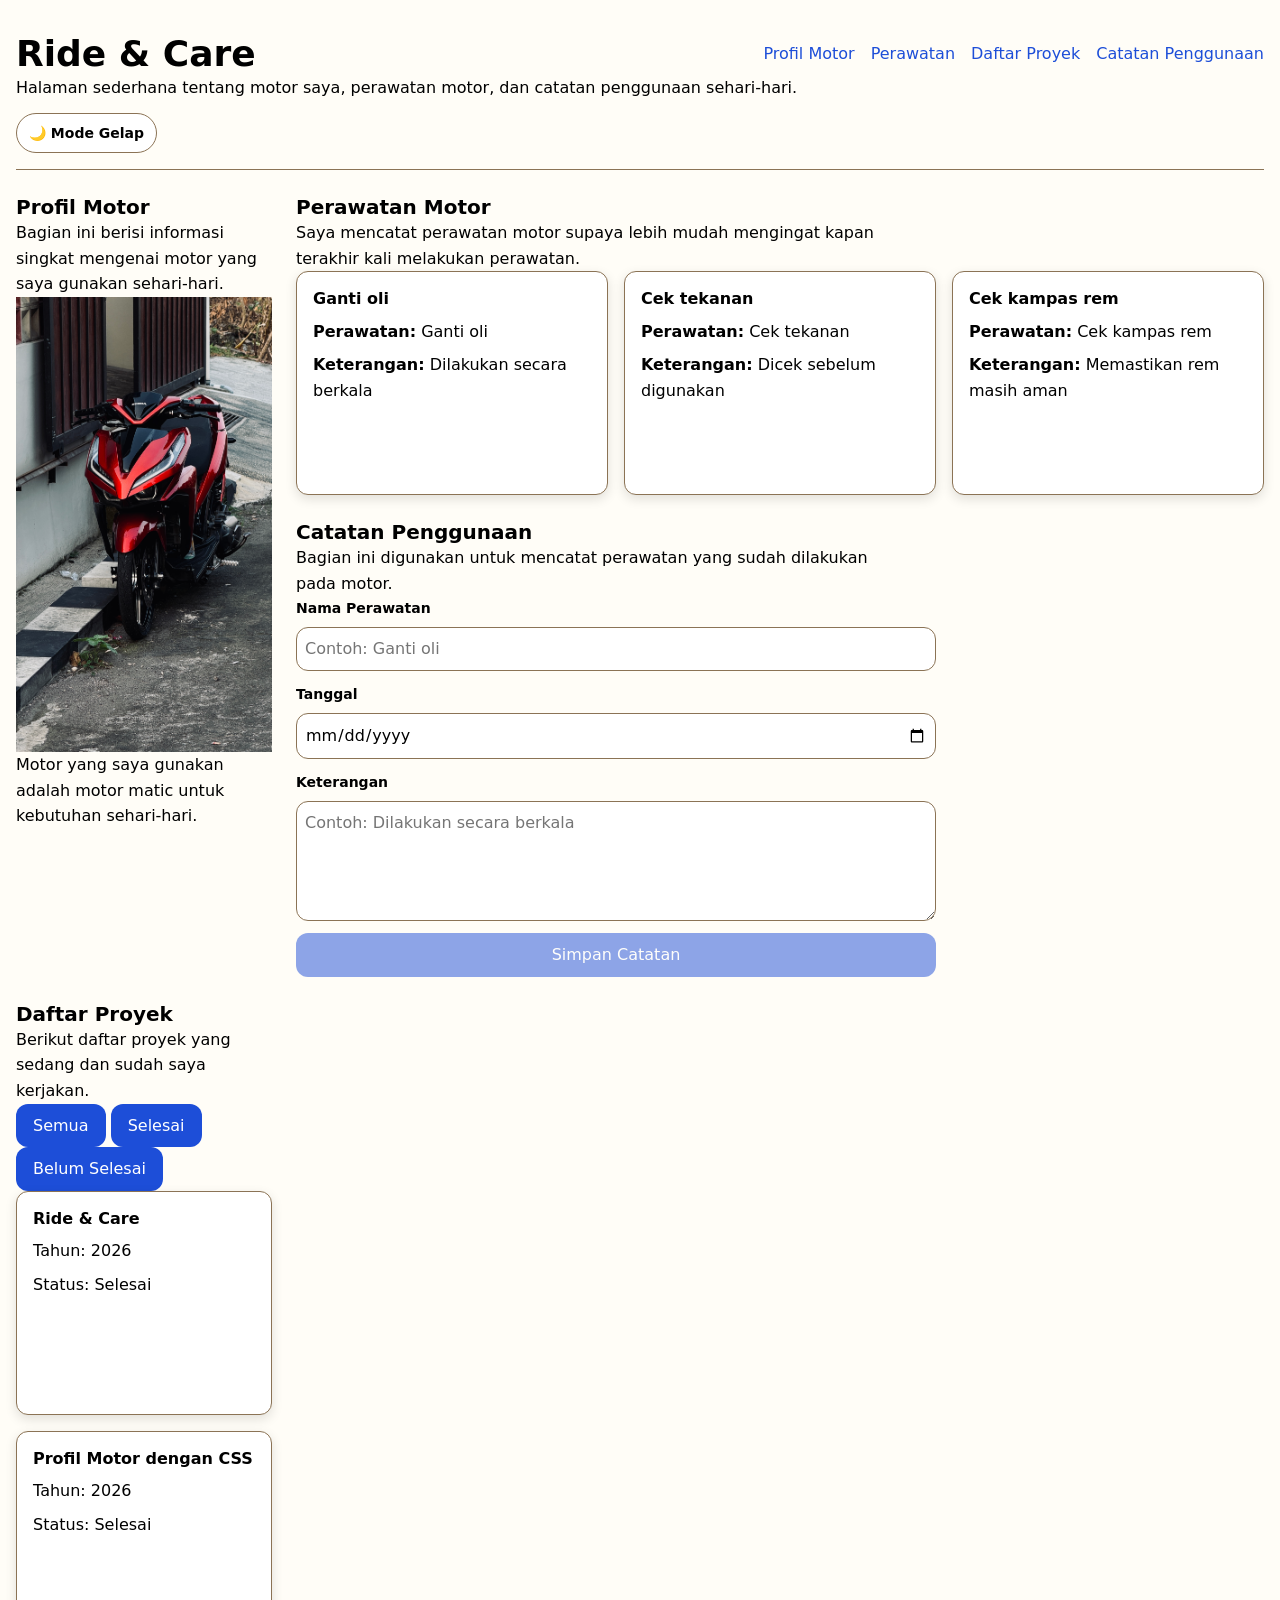
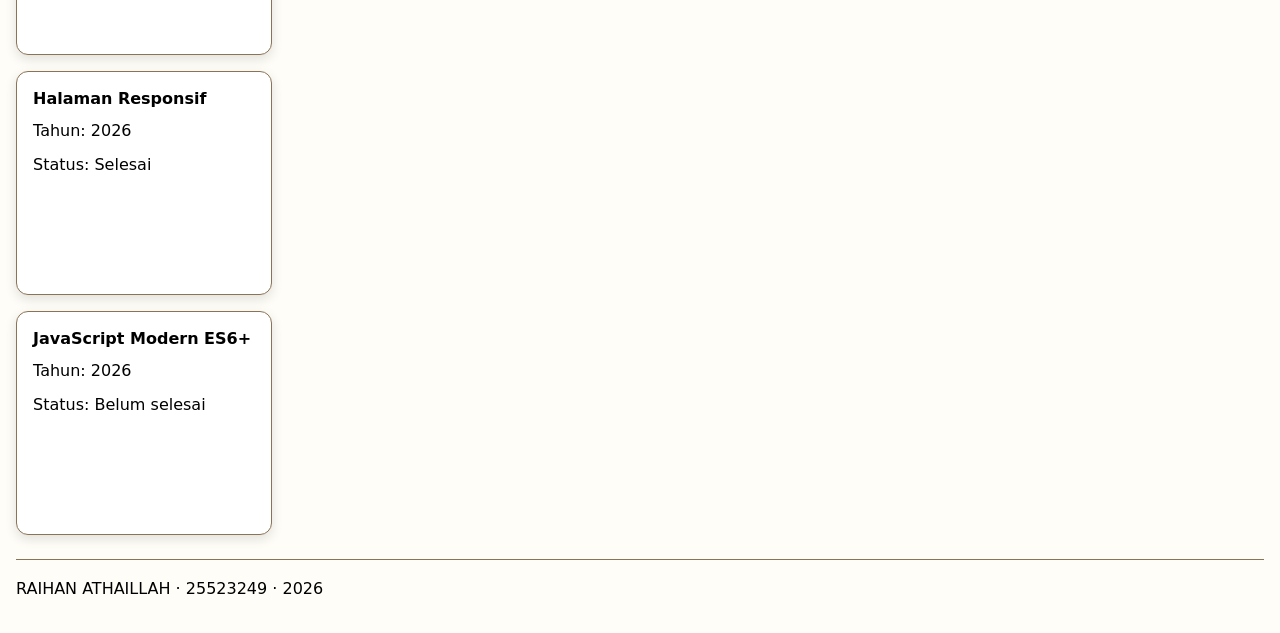
<file: worksheet-P10/Profil.html>
<!DOCTYPE html>
<html lang="id">
<head>
  <meta charset="utf-8">
  <meta name="viewport" content="width=device-width, initial-scale=1.0">

  <title>Ride & Care</title>

  <link rel="stylesheet" href="tokens.css">
  <link rel="stylesheet" href="base.css">
  <link rel="stylesheet" href="layout.css">
  <link rel="stylesheet" href="komponen.css">
  <link rel="stylesheet" href="tema.css">
  <link rel="stylesheet" href="responsif.css">
</head>

<body>
  <div class="page">

    <header>
      <div class="header-baris">
        <h1>Ride & Care</h1>

        <nav aria-label="Navigasi utama">
          <ul>
            <li><a href="#profil-motor">Profil Motor</a></li>
            <li><a href="#perawatan">Perawatan</a></li>
            <li><a href="#proyek">Daftar Proyek</a></li>
            <li><a href="#catatan">Catatan Penggunaan</a></li>
          </ul>
        </nav>
      </div>

      <p>
        Halaman sederhana tentang motor saya, perawatan motor,
        dan catatan penggunaan sehari-hari.
      </p>

      <div class="pengalih-tema">
        <input
          type="checkbox"
          id="tema"
          class="pengalih-tema-input"
        >

        <label for="tema" class="tombol-tema">
          <span class="teks-gelap">🌙 Mode Gelap</span>
          <span class="teks-terang">☀️ Mode Terang</span>
        </label>
      </div>
    </header>

    <main>

      <section id="profil-motor">
        <h2>Profil Motor</h2>

        <p>
          Bagian ini berisi informasi singkat mengenai motor
          yang saya gunakan sehari-hari.
        </p>

        <img
          src="Motor.JPG"
          alt="Motor yang saya gunakan"
          width="400"
          height="600"
          loading="lazy"
        >

        <p>
          Motor yang saya gunakan adalah motor matic
          untuk kebutuhan sehari-hari.
        </p>
      </section>

      <section id="perawatan">
        <h2>Perawatan Motor</h2>

        <p>
          Saya mencatat perawatan motor supaya lebih mudah
          mengingat kapan terakhir kali melakukan perawatan.
        </p>

        <div class="katalog grid">
          <article class="kartu">
            <h3>Oli Mesin</h3>
            <p><strong>Perawatan:</strong> Ganti oli</p>
            <p>
              <strong>Keterangan:</strong>
              Dilakukan secara berkala
            </p>
          </article>

          <article class="kartu">
            <h3>Ban</h3>
            <p><strong>Perawatan:</strong> Cek tekanan</p>
            <p>
              <strong>Keterangan:</strong>
              Dicek sebelum digunakan
            </p>
          </article>

          <article class="kartu">
            <h3>Rem</h3>
            <p><strong>Perawatan:</strong> Cek kampas rem</p>
            <p>
              <strong>Keterangan:</strong>
              Memastikan rem masih aman
            </p>
          </article>
        </div>
      </section>

      <section id="proyek">
        <h2>Daftar Proyek</h2>

        <p>
          Berikut daftar proyek yang sedang dan sudah
          saya kerjakan.
        </p>

        <div id="filter-proyek">
          <button
            type="button"
            class="filter"
            data-filter="semua"
          >
            Semua
          </button>

          <button
            type="button"
            class="filter"
            data-filter="selesai"
          >
            Selesai
          </button>

          <button
            type="button"
            class="filter"
            data-filter="proses"
          >
            Belum Selesai
          </button>
        </div>

        <div id="daftar-proyek" class="katalog grid"></div>

        <p id="pesan-kosong" hidden>
          Belum ada data.
        </p>

        <p id="muat" hidden>
          Memuat data...
        </p>
      </section>

      <section id="catatan">
        <h2>Catatan Penggunaan</h2>

        <p>
          Bagian ini digunakan untuk mencatat perawatan
          yang sudah dilakukan pada motor.
        </p>

        <form id="form-catatan">
          <div class="form-kolom">
            <label for="nama-perawatan">Nama Perawatan</label>

            <input
              type="text"
              id="nama-perawatan"
              name="nama-perawatan"
              placeholder="Contoh: Ganti oli"
              required
            >

            <p class="pesan-galat" hidden>
              Nama perawatan wajib diisi.
            </p>
          </div>

          <div class="form-kolom">
            <label for="tanggal">Tanggal</label>

            <input
              type="date"
              id="tanggal"
              name="tanggal"
              required
            >

            <p class="pesan-galat" hidden>
              Tanggal wajib diisi.
            </p>
          </div>

          <div class="form-kolom">
            <label for="keterangan">Keterangan</label>

            <textarea
              id="keterangan"
              name="keterangan"
              rows="4"
              placeholder="Contoh: Dilakukan secara berkala"
              required
            ></textarea>

            <p class="pesan-galat" hidden>
              Keterangan wajib diisi.
            </p>
          </div>

          <button type="submit" id="btn-simpan" disabled>
            Simpan Catatan
          </button>
        </form>
      </section>

    </main>

    <footer>
      <p>RAIHAN ATHAILLAH · 25523249 · 2026</p>
    </footer>

  </div>

  <script type="module" src="js/app.js"></script>
</body>
</html>
</file>
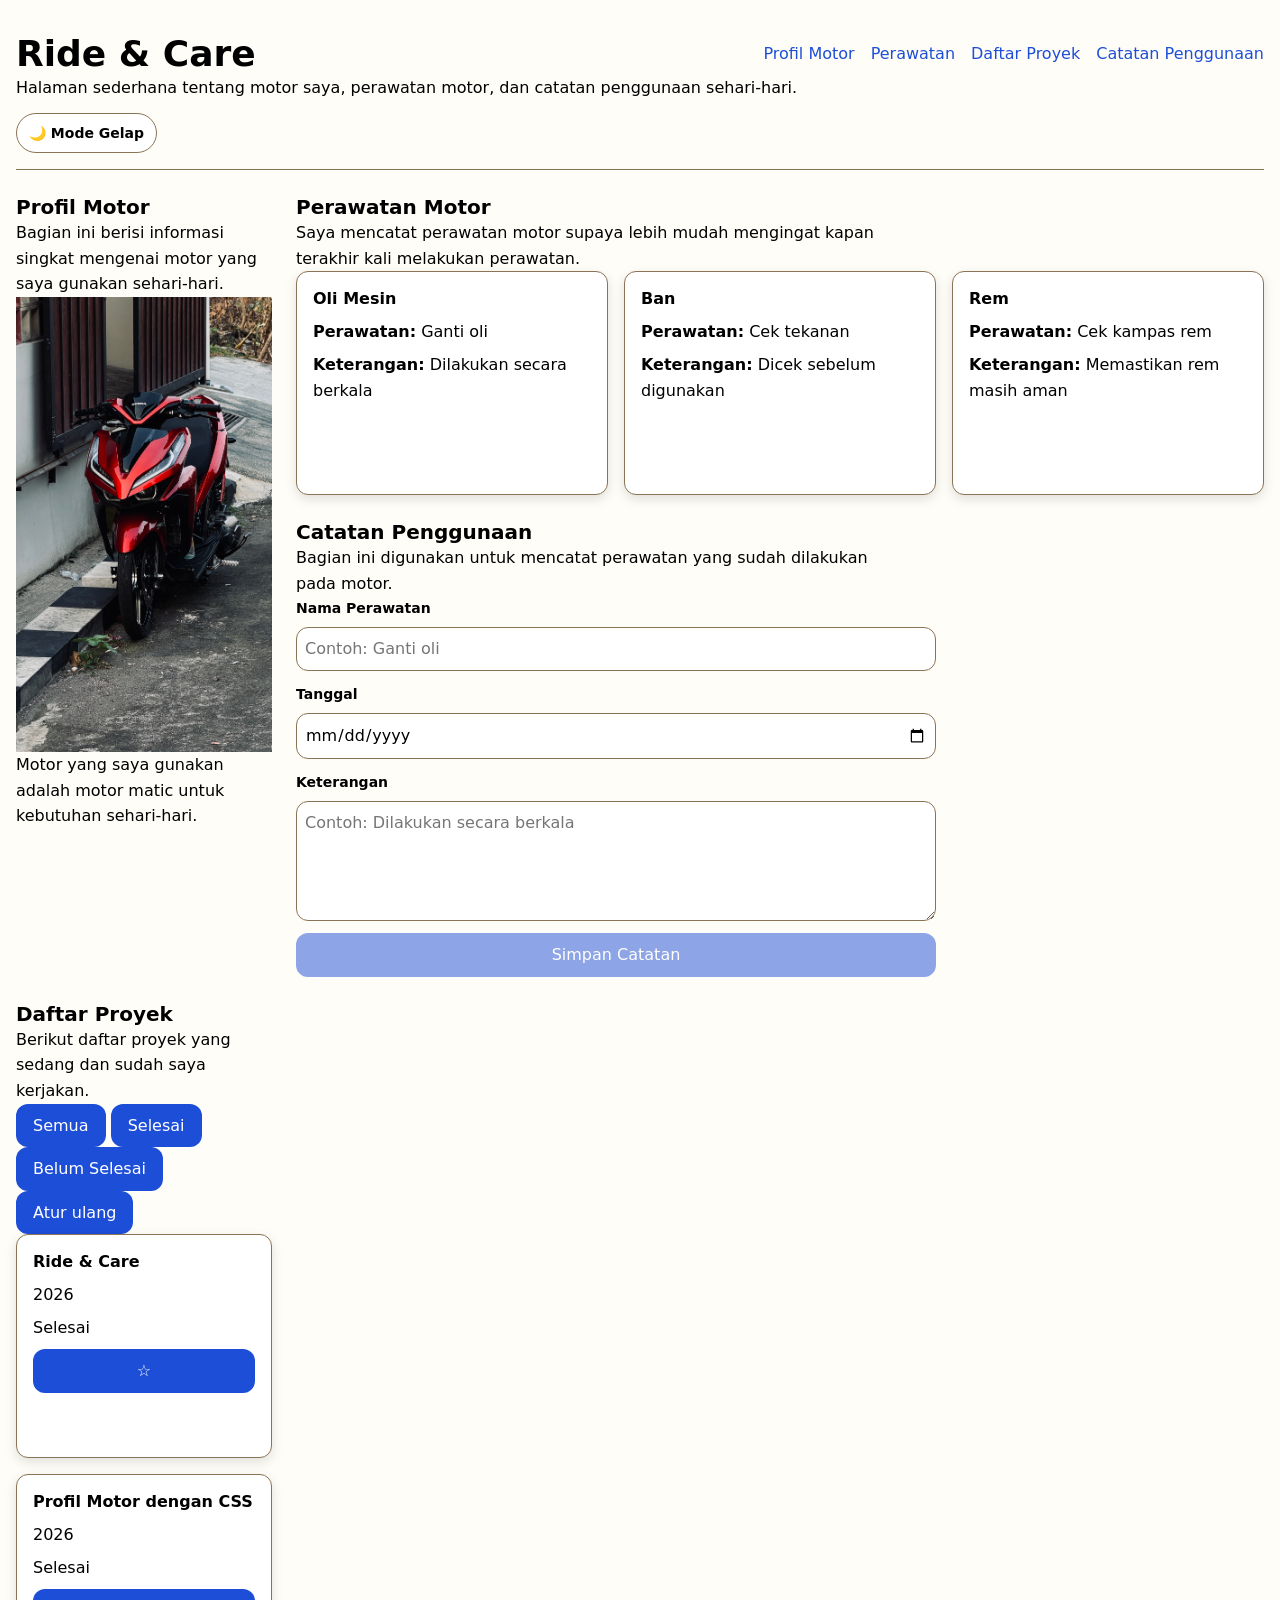
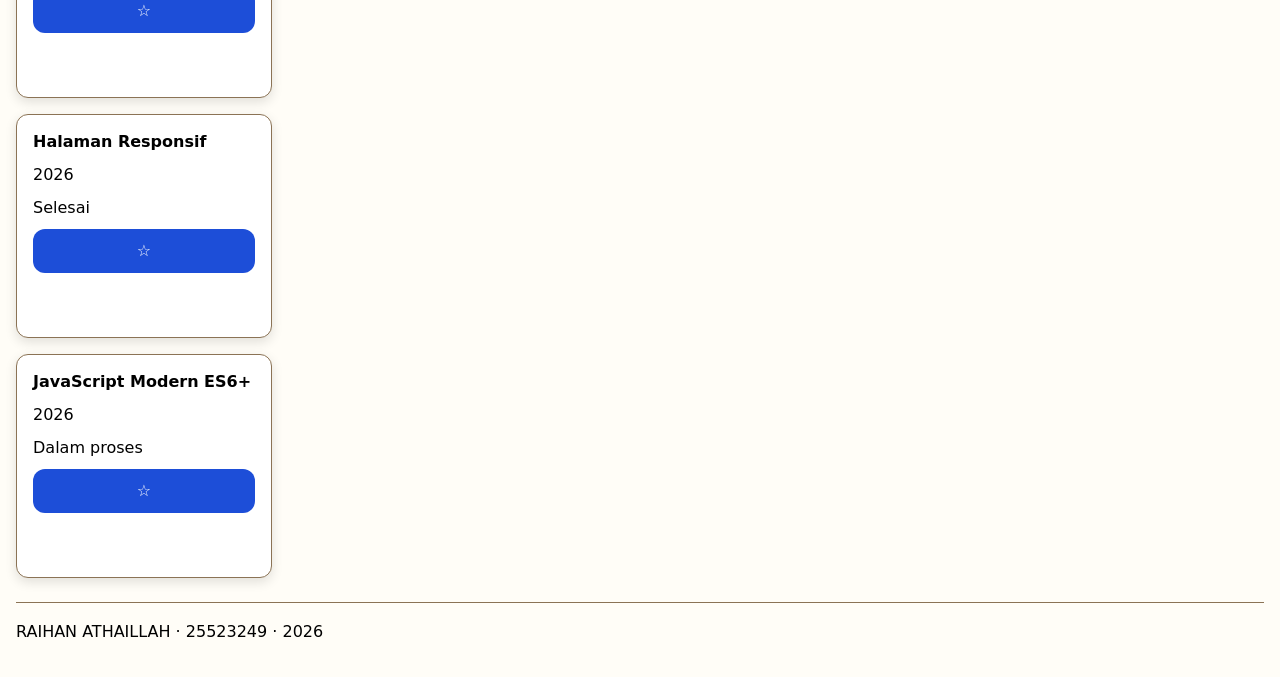
<file: worksheet-P11/Profil.html>
<!DOCTYPE html>
<html lang="id">
<head>
  <meta charset="utf-8">
  <meta name="viewport" content="width=device-width, initial-scale=1.0">

  <title>Ride & Care</title>

  <link rel="stylesheet" href="tokens.css">
  <link rel="stylesheet" href="base.css">
  <link rel="stylesheet" href="layout.css">
  <link rel="stylesheet" href="komponen.css">
  <link rel="stylesheet" href="tema.css">
  <link rel="stylesheet" href="responsif.css">
</head>

<body>
  <div class="page">

    <header>
      <div class="header-baris">
        <h1>Ride & Care</h1>

        <nav aria-label="Navigasi utama">
          <ul>
            <li><a href="#profil-motor">Profil Motor</a></li>
            <li><a href="#perawatan">Perawatan</a></li>
            <li><a href="#proyek">Daftar Proyek</a></li>
            <li><a href="#catatan">Catatan Penggunaan</a></li>
          </ul>
        </nav>
      </div>

      <p>
        Halaman sederhana tentang motor saya, perawatan motor,
        dan catatan penggunaan sehari-hari.
      </p>

      <div class="pengalih-tema">
        <input
          type="checkbox"
          id="tema"
          class="pengalih-tema-input"
        >

        <label for="tema" class="tombol-tema">
          <span class="teks-gelap">🌙 Mode Gelap</span>
          <span class="teks-terang">☀️ Mode Terang</span>
        </label>
      </div>
    </header>

    <main>

      <section id="profil-motor">
        <h2>Profil Motor</h2>

        <p>
          Bagian ini berisi informasi singkat mengenai motor
          yang saya gunakan sehari-hari.
        </p>

        <img
          src="Motor.JPG"
          alt="Motor yang saya gunakan"
          width="400"
          height="600"
          loading="lazy"
        >

        <p>
          Motor yang saya gunakan adalah motor matic
          untuk kebutuhan sehari-hari.
        </p>
      </section>

      <section id="perawatan">
        <h2>Perawatan Motor</h2>

        <p>
          Saya mencatat perawatan motor supaya lebih mudah
          mengingat kapan terakhir kali melakukan perawatan.
        </p>

        <div class="katalog grid">
          <article class="kartu">
            <h3>Oli Mesin</h3>
            <p><strong>Perawatan:</strong> Ganti oli</p>
            <p>
              <strong>Keterangan:</strong>
              Dilakukan secara berkala
            </p>
          </article>

          <article class="kartu">
            <h3>Ban</h3>
            <p><strong>Perawatan:</strong> Cek tekanan</p>
            <p>
              <strong>Keterangan:</strong>
              Dicek sebelum digunakan
            </p>
          </article>

          <article class="kartu">
            <h3>Rem</h3>
            <p><strong>Perawatan:</strong> Cek kampas rem</p>
            <p>
              <strong>Keterangan:</strong>
              Memastikan rem masih aman
            </p>
          </article>
        </div>
      </section>

      <section id="proyek">
        <h2>Daftar Proyek</h2>

        <p>
          Berikut daftar proyek yang sedang dan sudah
          saya kerjakan.
        </p>

        <div id="filter-proyek">
          <button
            type="button"
            class="filter"
            data-filter="semua"
          >
            Semua
          </button>

          <button
            type="button"
            class="filter"
            data-filter="selesai"
          >
            Selesai
          </button>

          <button
            type="button"
            class="filter"
            data-filter="proses"
          >
            Belum Selesai
          </button>
        </div>

        <button id="atur-ulang" type="button">Atur ulang</button>

        <div id="daftar-proyek" class="katalog grid"></div>

        <p id="pesan-kosong" hidden>
          Belum ada data.
        </p>

        <p id="muat" hidden>
          Memuat data...
        </p>
      </section>

      <section id="catatan">
        <h2>Catatan Penggunaan</h2>

        <p>
          Bagian ini digunakan untuk mencatat perawatan
          yang sudah dilakukan pada motor.
        </p>

        <form id="form-catatan">
          <div class="form-kolom">
            <label for="nama-perawatan">Nama Perawatan</label>

            <input
              type="text"
              id="nama-perawatan"
              name="nama-perawatan"
              placeholder="Contoh: Ganti oli"
              required
            >

            <p class="pesan-galat" hidden>
              Nama perawatan wajib diisi.
            </p>
          </div>

          <div class="form-kolom">
            <label for="tanggal">Tanggal</label>

            <input
              type="date"
              id="tanggal"
              name="tanggal"
              required
            >

            <p class="pesan-galat" hidden>
              Tanggal wajib diisi.
            </p>
          </div>

          <div class="form-kolom">
            <label for="keterangan">Keterangan</label>

            <textarea
              id="keterangan"
              name="keterangan"
              rows="4"
              placeholder="Contoh: Dilakukan secara berkala"
              required
            ></textarea>

            <p class="pesan-galat" hidden>
              Keterangan wajib diisi.
            </p>
          </div>

          <button type="submit" id="btn-simpan" disabled>
            Simpan Catatan
          </button>
        </form>
      </section>

    </main>

    <footer>
      <p>RAIHAN ATHAILLAH · 25523249 · 2026</p>
    </footer>

  </div>

  <script type="module" src="js/app.js"></script>
</body>
</html>
</file>
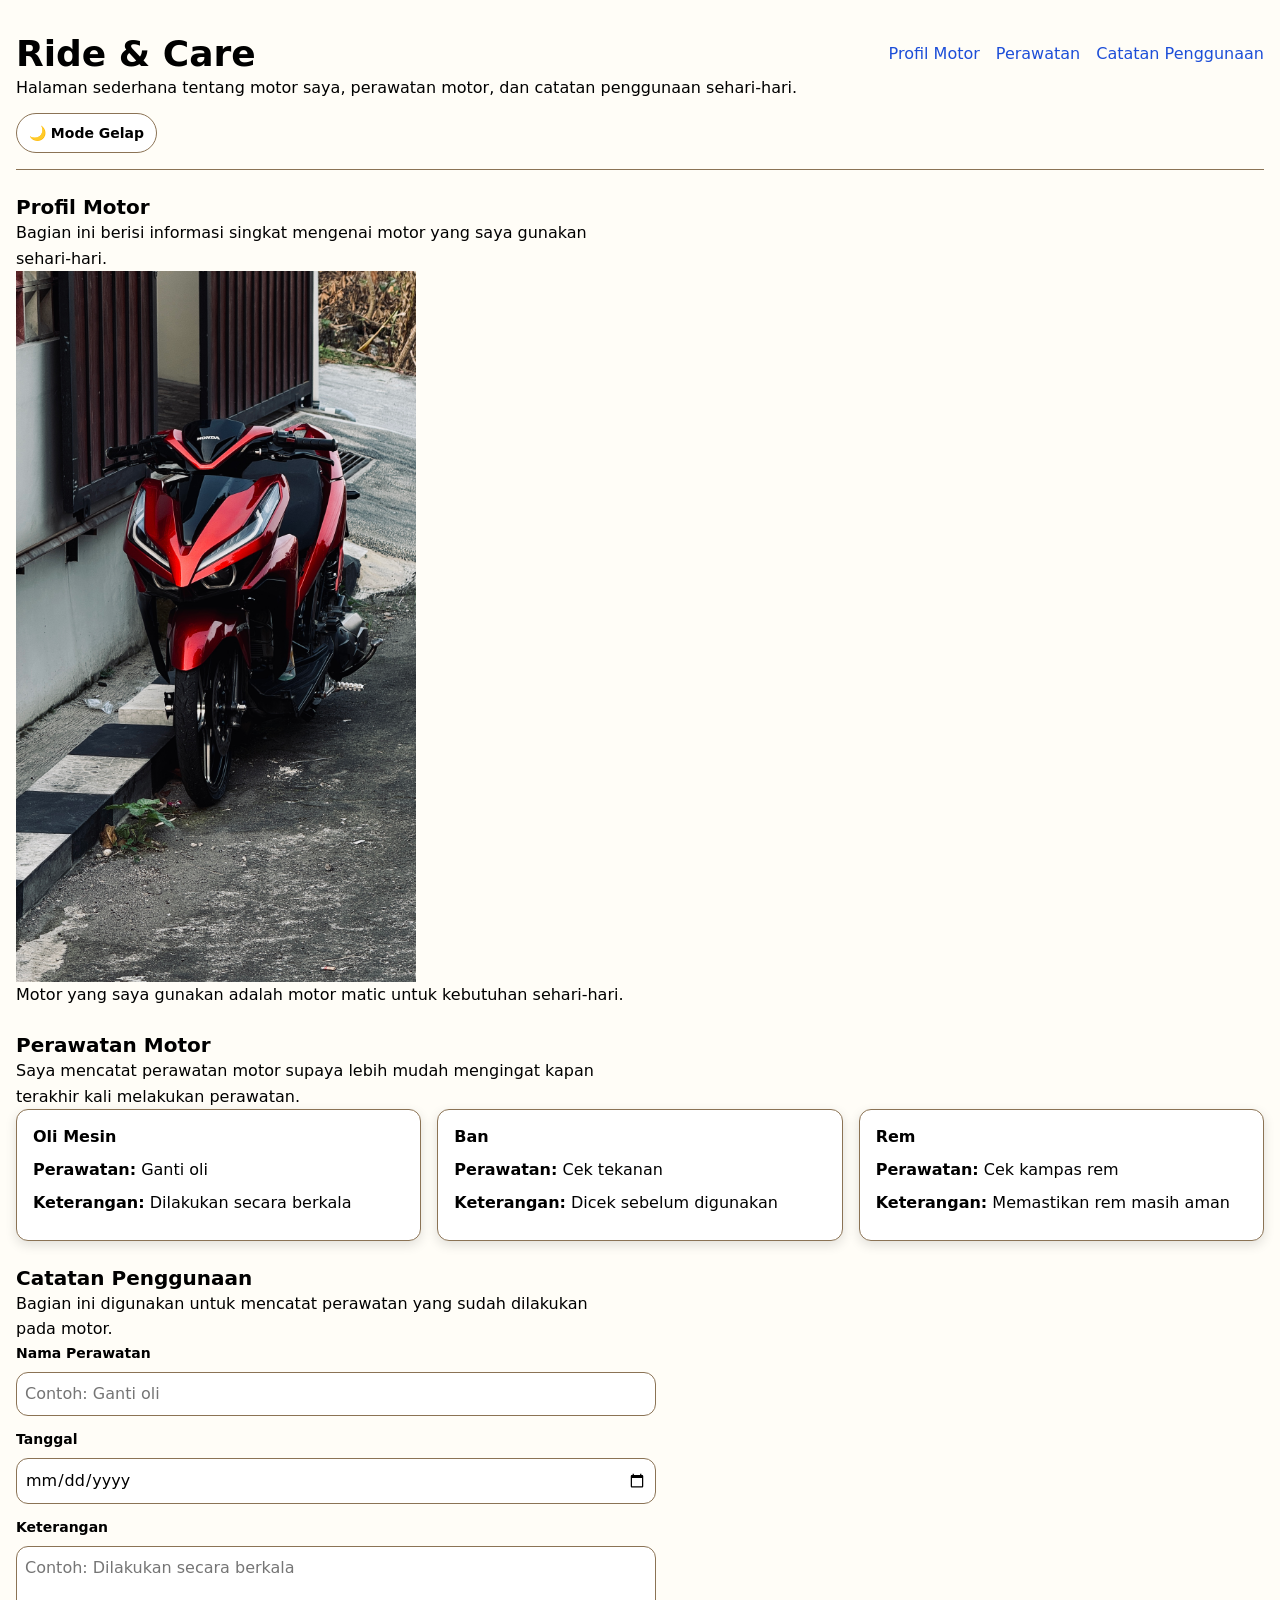
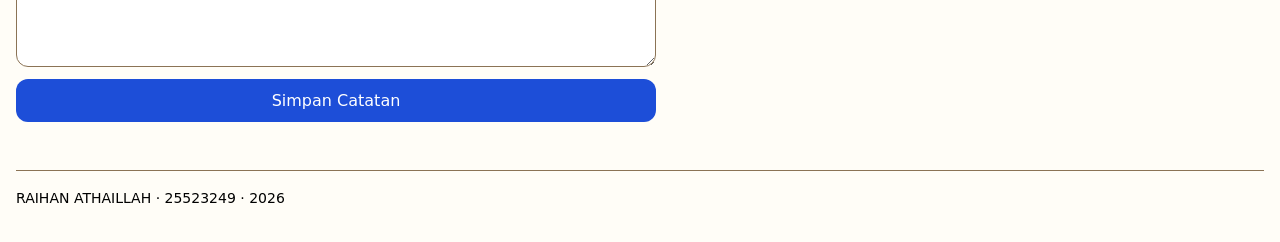
<file: worksheet-P4/Profil.html>
<!DOCTYPE html>
<html lang="id">

<head>
    <meta charset="utf-8">
    <meta name="viewport" content="width=device-width, initial-scale=1.0">

    <title>Ride & Care</title>

    <link rel="stylesheet" href="tokens.css">
    <link rel="stylesheet" href="base.css">
    <link rel="stylesheet" href="layout.css">
    <link rel="stylesheet" href="komponen.css">
    <link rel="stylesheet" href="tema.css">
</head>

<body>

<header>

    <div class="header-baris">

        <h1>Ride & Care</h1>

        <nav aria-label="Navigasi utama">
            <ul>

                <li>
                    <a href="#profil-motor">
                        Profil Motor
                    </a>
                </li>

                <li>
                    <a href="#perawatan">
                        Perawatan
                    </a>
                </li>

                <li>
                    <a href="#catatan">
                        Catatan Penggunaan
                    </a>
                </li>

            </ul>
        </nav>

    </div>


    <p>
        Halaman sederhana tentang motor saya,
        perawatan motor, dan catatan penggunaan sehari-hari.
    </p>


    <!-- PENGALIH TEMA -->

    <div class="pengalih-tema">

        <input
            type="checkbox"
            id="tema"
            class="pengalih-tema-input"
        >

        <label
            for="tema"
            class="tombol-tema"
        >

            <span class="teks-gelap">
                🌙 Mode Gelap
            </span>

            <span class="teks-terang">
                ☀️ Mode Terang
            </span>

        </label>

    </div>

</header>


<main>

    <!-- =========================
         PROFIL MOTOR
         ========================= -->

    <section id="profil-motor">

        <h2>Profil Motor</h2>

        <p>
            Bagian ini berisi informasi singkat mengenai
            motor yang saya gunakan sehari-hari.
        </p>


        <img
            src="Motor.JPG"
            alt="Motor yang saya gunakan"
            width="400"
            height="600"
            loading="lazy"
        >


        <p>
            Motor yang saya gunakan adalah motor matic
            untuk kebutuhan sehari-hari.
        </p>

    </section>


    <!-- =========================
         PERAWATAN MOTOR
         ========================= -->

    <section id="perawatan">

        <h2>Perawatan Motor</h2>

        <p>
            Saya mencatat perawatan motor supaya lebih mudah
            mengingat kapan terakhir kali melakukan perawatan.
        </p>


        <!-- KATALOG KARTU -->

        <div class="katalog">

            <article class="kartu">

                <h3>Oli Mesin</h3>

                <p>
                    <strong>Perawatan:</strong>
                    Ganti oli
                </p>

                <p>
                    <strong>Keterangan:</strong>
                    Dilakukan secara berkala
                </p>

            </article>


            <article class="kartu">

                <h3>Ban</h3>

                <p>
                    <strong>Perawatan:</strong>
                    Cek tekanan
                </p>

                <p>
                    <strong>Keterangan:</strong>
                    Dicek sebelum digunakan
                </p>

            </article>


            <article class="kartu">

                <h3>Rem</h3>

                <p>
                    <strong>Perawatan:</strong>
                    Cek kampas rem
                </p>

                <p>
                    <strong>Keterangan:</strong>
                    Memastikan rem masih aman
                </p>

            </article>

        </div>

    </section>


    <!-- =========================
         CATATAN PENGGUNAAN
         ========================= -->

    <section id="catatan">

        <h2>Catatan Penggunaan</h2>

        <p>
            Bagian ini digunakan untuk mencatat perawatan
            yang sudah dilakukan pada motor.
        </p>


        <form id="form-catatan">

            <!-- NAMA PERAWATAN -->

            <div class="form-kolom">

                <label for="nama-perawatan">
                    Nama Perawatan
                </label>


                <input
                    type="text"
                    id="nama-perawatan"
                    name="nama-perawatan"
                    placeholder="Contoh: Ganti oli"
                    required
                >


                <p class="pesan-galat">
                    ⚠ Nama perawatan salah.
                    Silakan ketik ulang sesuai kartu.
                </p>

            </div>


            <!-- TANGGAL -->

            <div class="form-kolom">

                <label for="tanggal">
                    Tanggal
                </label>


                <input
                    type="date"
                    id="tanggal"
                    name="tanggal"
                    required
                >


                <p class="pesan-galat">
                    ⚠ Tanggal wajib diisi.
                </p>

            </div>


            <!-- KETERANGAN -->

            <div class="form-kolom">

                <label for="keterangan">
                    Keterangan
                </label>


                <textarea
                    id="keterangan"
                    name="keterangan"
                    rows="4"
                    placeholder="Contoh: Dilakukan secara berkala"
                    required
                ></textarea>


                <p class="pesan-galat">
                    ⚠ Keterangan salah.
                    Silakan ketik ulang sesuai kartu.
                </p>

            </div>


            <button type="submit">
                Simpan Catatan
            </button>

        </form>

    </section>

</main>


<footer>

    <p>
        RAIHAN ATHAILLAH · 25523249 · 2026
    </p>

</footer>


<!-- =========================
     VALIDASI FORM
     ========================= -->

<script>

const form =
    document.getElementById("form-catatan");

const namaPerawatan =
    document.getElementById("nama-perawatan");

const tanggal =
    document.getElementById("tanggal");

const keterangan =
    document.getElementById("keterangan");


/*
    Data harus sama dengan
    data yang terdapat pada kartu.
*/

const dataPerawatan = [

    {
        nama: "Ganti oli",
        keterangan: "Dilakukan secara berkala"
    },

    {
        nama: "Cek tekanan",
        keterangan: "Dicek sebelum digunakan"
    },

    {
        nama: "Cek kampas rem",
        keterangan: "Memastikan rem masih aman"
    }

];


form.addEventListener("submit", function(event) {

    const nama =
        namaPerawatan.value.trim();

    const ket =
        keterangan.value.trim();


    /*
        Cari data berdasarkan
        nama perawatan.
    */

    const dataNama =
        dataPerawatan.find(function(data) {

            return data.nama === nama;

        });


    /*
        Cari data berdasarkan
        keterangan.
    */

    const dataKeterangan =
        dataPerawatan.find(function(data) {

            return data.keterangan === ket;

        });


    /*
        Reset validasi sebelumnya.
    */

    namaPerawatan.setCustomValidity("");

    keterangan.setCustomValidity("");


    /*
        NAMA DAN KETERANGAN BENAR
        serta merupakan pasangan
        yang benar.
    */

    if (
        dataNama &&
        dataNama.keterangan === ket
    ) {

        alert("Catatan berhasil disimpan.");

        return;

    }


    /*
        NAMA BENAR
        tetapi KETERANGAN SALAH.
    */

    if (dataNama) {

        event.preventDefault();

        keterangan.setCustomValidity(
            "Keterangan salah. Silakan ketik ulang sesuai kartu."
        );

        form.reportValidity();

        return;

    }


    /*
        NAMA SALAH
        tetapi KETERANGAN BENAR.
    */

    if (dataKeterangan) {

        event.preventDefault();

        namaPerawatan.setCustomValidity(
            "Nama perawatan salah. Silakan ketik ulang sesuai kartu."
        );

        form.reportValidity();

        return;

    }


    /*
        NAMA DAN KETERANGAN
        SAMA-SAMA SALAH.
    */

    event.preventDefault();

    namaPerawatan.setCustomValidity(
        "Nama perawatan salah. Silakan ketik ulang sesuai kartu."
    );

    keterangan.setCustomValidity(
        "Keterangan salah. Silakan ketik ulang sesuai kartu."
    );

    form.reportValidity();

});


/*
    Kalau nama mulai diketik ulang,
    hapus validasi nama sebelumnya.
*/

namaPerawatan.addEventListener(
    "input",
    function() {

        namaPerawatan.setCustomValidity("");

    }
);


/*
    Kalau keterangan mulai diketik ulang,
    hapus validasi keterangan sebelumnya.
*/

keterangan.addEventListener(
    "input",
    function() {

        keterangan.setCustomValidity("");

    }
);

</script>

</body>
</html>
</file>
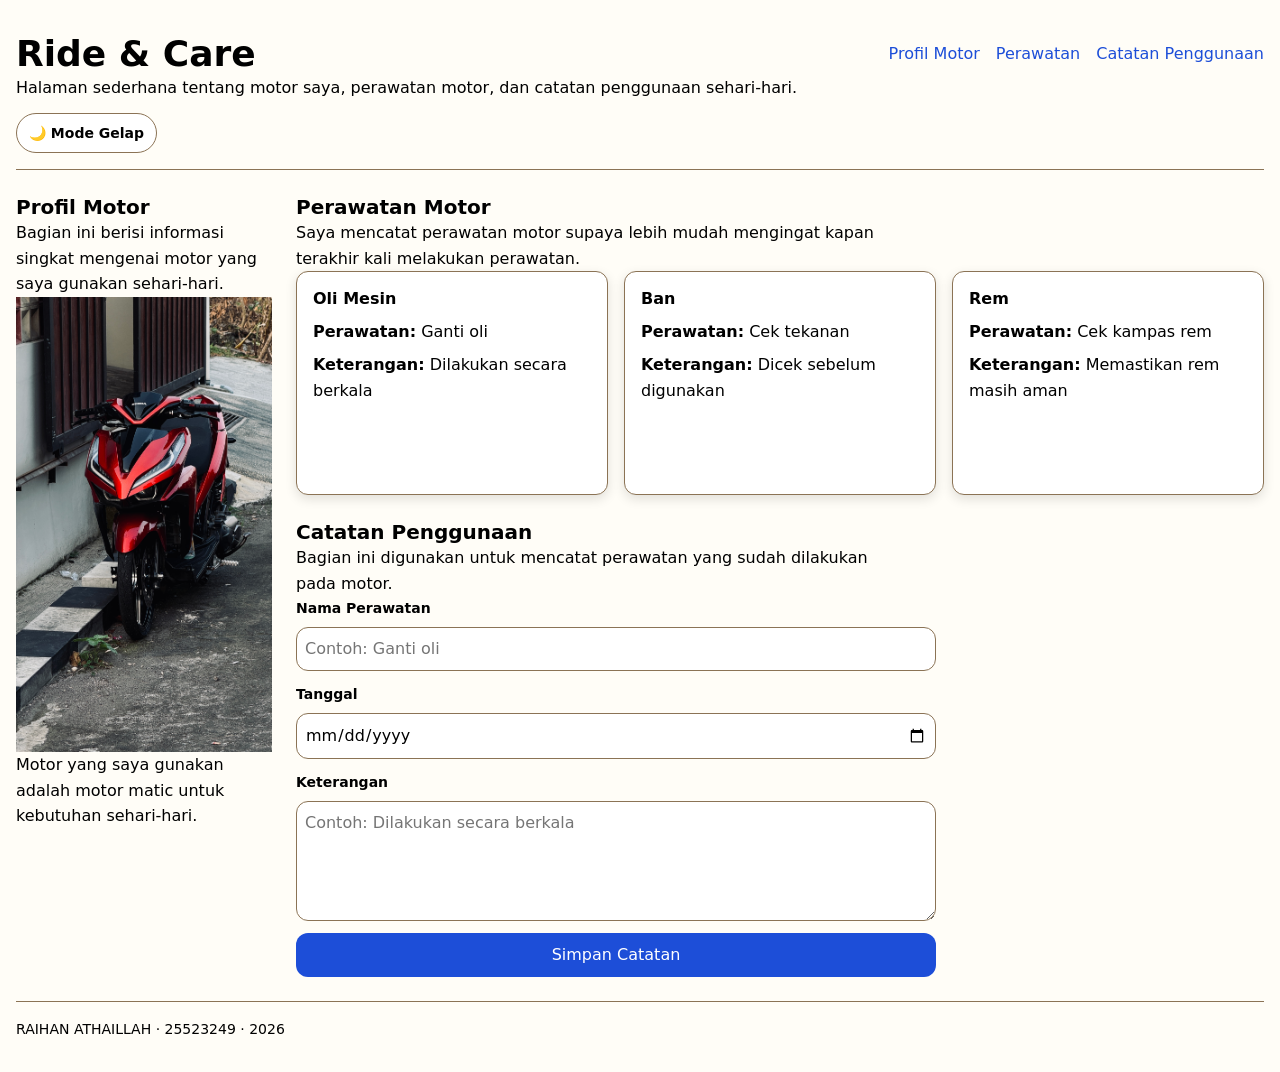
<file: worksheet-P5/Profil.html>
<!DOCTYPE html>
<html lang="id">
<head>
    <meta charset="utf-8">
    <meta name="viewport" content="width=device-width, initial-scale=1.0">
    <title>Ride & Care</title>
    <link rel="stylesheet" href="tokens.css">
    <link rel="stylesheet" href="base.css">
    <link rel="stylesheet" href="layout.css">
    <link rel="stylesheet" href="komponen.css">
    <link rel="stylesheet" href="tema.css">
</head>
<body>

<div class="page">

<header>
    <div class="header-baris">
        <h1>Ride & Care</h1>
        <nav aria-label="Navigasi utama">
            <ul>
                <li><a href="#profil-motor">Profil Motor</a></li>
                <li><a href="#perawatan">Perawatan</a></li>
                <li><a href="#catatan">Catatan Penggunaan</a></li>
            </ul>
        </nav>
    </div>

    <p>
        Halaman sederhana tentang motor saya,
        perawatan motor, dan catatan penggunaan sehari-hari.
    </p>

    <div class="pengalih-tema">
        <input type="checkbox" id="tema" class="pengalih-tema-input">

        <label for="tema" class="tombol-tema">
            <span class="teks-gelap">🌙 Mode Gelap</span>
            <span class="teks-terang">☀️ Mode Terang</span>
        </label>
    </div>
</header>

<main>
    <section id="profil-motor">
        <h2>Profil Motor</h2>

        <p>
            Bagian ini berisi informasi singkat mengenai
            motor yang saya gunakan sehari-hari.
        </p>

        <img src="Motor.JPG"
             alt="Motor yang saya gunakan"
             width="400"
             height="600"
             loading="lazy">

        <p>
            Motor yang saya gunakan adalah motor matic
            untuk kebutuhan sehari-hari.
        </p>
    </section>

    <section id="perawatan">
        <h2>Perawatan Motor</h2>

        <p>
            Saya mencatat perawatan motor supaya lebih mudah
            mengingat kapan terakhir kali melakukan perawatan.
        </p>

        <div class="katalog">

            <article class="kartu">
                <h3>Oli Mesin</h3>

                <p>
                    <strong>Perawatan:</strong> Ganti oli
                </p>

                <p>
                    <strong>Keterangan:</strong>
                    Dilakukan secara berkala
                </p>
            </article>

            <article class="kartu">
                <h3>Ban</h3>

                <p>
                    <strong>Perawatan:</strong> Cek tekanan
                </p>

                <p>
                    <strong>Keterangan:</strong>
                    Dicek sebelum digunakan
                </p>
            </article>

            <article class="kartu">
                <h3>Rem</h3>

                <p>
                    <strong>Perawatan:</strong> Cek kampas rem
                </p>

                <p>
                    <strong>Keterangan:</strong>
                    Memastikan rem masih aman
                </p>
            </article>

        </div>
    </section>

    <section id="catatan">
        <h2>Catatan Penggunaan</h2>

        <p>
            Bagian ini digunakan untuk mencatat perawatan
            yang sudah dilakukan pada motor.
        </p>

        <form id="form-catatan">

            <div class="form-kolom">
                <label for="nama-perawatan">
                    Nama Perawatan
                </label>

                <input type="text"
                       id="nama-perawatan"
                       name="nama-perawatan"
                       placeholder="Contoh: Ganti oli"
                       required>

                <p class="pesan-galat">
                    ⚠ Nama perawatan salah.
                    Silakan ketik ulang sesuai kartu.
                </p>
            </div>

            <div class="form-kolom">
                <label for="tanggal">
                    Tanggal
                </label>

                <input type="date"
                       id="tanggal"
                       name="tanggal"
                       required>

                <p class="pesan-galat">
                    ⚠ Tanggal wajib diisi.
                </p>
            </div>

            <div class="form-kolom">
                <label for="keterangan">
                    Keterangan
                </label>

                <textarea id="keterangan"
                          name="keterangan"
                          rows="4"
                          placeholder="Contoh: Dilakukan secara berkala"
                          required></textarea>

                <p class="pesan-galat">
                    ⚠ Keterangan salah.
                    Silakan ketik ulang sesuai kartu.
                </p>
            </div>

            <button type="submit">
                Simpan Catatan
            </button>

        </form>
    </section>
</main>

<footer>
    <p>
        RAIHAN ATHAILLAH · 25523249 · 2026
    </p>
</footer>

</div>

<script>
const form = document.getElementById("form-catatan");
const namaPerawatan = document.getElementById("nama-perawatan");
const tanggal = document.getElementById("tanggal");
const keterangan = document.getElementById("keterangan");

const dataPerawatan = [
    {
        nama: "Ganti oli",
        keterangan: "Dilakukan secara berkala"
    },
    {
        nama: "Cek tekanan",
        keterangan: "Dicek sebelum digunakan"
    },
    {
        nama: "Cek kampas rem",
        keterangan: "Memastikan rem masih aman"
    }
];

form.addEventListener("submit", function(event) {
    const nama = namaPerawatan.value.trim();
    const ket = keterangan.value.trim();

    const dataNama = dataPerawatan.find(function(data) {
        return data.nama === nama;
    });

    const dataKeterangan = dataPerawatan.find(function(data) {
        return data.keterangan === ket;
    });

    namaPerawatan.setCustomValidity("");
    keterangan.setCustomValidity("");

    if (dataNama && dataNama.keterangan === ket) {
        alert("Catatan berhasil disimpan.");
        return;
    }

    if (dataNama) {
        event.preventDefault();

        keterangan.setCustomValidity(
            "Keterangan salah. Silakan ketik ulang sesuai kartu."
        );

        form.reportValidity();
        return;
    }

    if (dataKeterangan) {
        event.preventDefault();

        namaPerawatan.setCustomValidity(
            "Nama perawatan salah. Silakan ketik ulang sesuai kartu."
        );

        form.reportValidity();
        return;
    }

    event.preventDefault();

    namaPerawatan.setCustomValidity(
        "Nama perawatan salah. Silakan ketik ulang sesuai kartu."
    );

    keterangan.setCustomValidity(
        "Keterangan salah. Silakan ketik ulang sesuai kartu."
    );

    form.reportValidity();
});

namaPerawatan.addEventListener("input", function() {
    namaPerawatan.setCustomValidity("");
});

keterangan.addEventListener("input", function() {
    keterangan.setCustomValidity("");
});
</script>

</body>
</html>
</file>
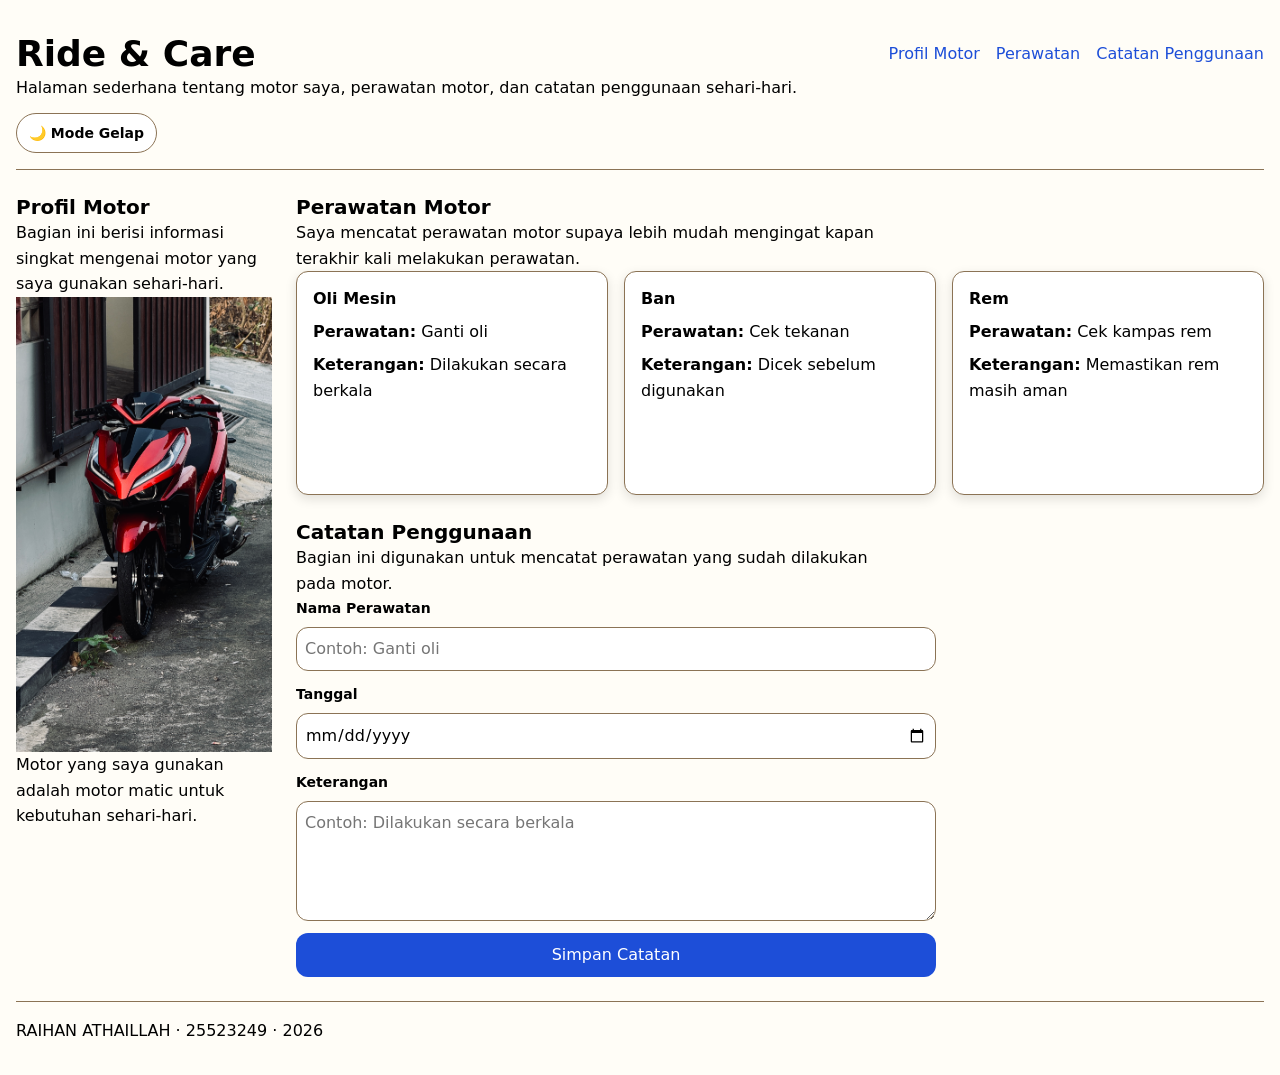
<file: worksheet-P6/Profil.html>
<!DOCTYPE html>
<html lang="id">

<head>
    <meta charset="utf-8">

    <meta name="viewport" content="width=device-width, initial-scale=1.0">

    <title>Ride & Care</title>

    <link rel="stylesheet" href="tokens.css">
    <link rel="stylesheet" href="base.css">
    <link rel="stylesheet" href="layout.css">
    <link rel="stylesheet" href="komponen.css">
    <link rel="stylesheet" href="tema.css">
    <link rel="stylesheet" href="responsif.css">
</head>

<body>

<div class="page">

    <header>

        <div class="header-baris">

            <h1>Ride & Care</h1>

            <nav aria-label="Navigasi utama">
                <ul>
                    <li>
                        <a href="#profil-motor">Profil Motor</a>
                    </li>

                    <li>
                        <a href="#perawatan">Perawatan</a>
                    </li>

                    <li>
                        <a href="#catatan">Catatan Penggunaan</a>
                    </li>
                </ul>
            </nav>

        </div>

        <p>
            Halaman sederhana tentang motor saya,
            perawatan motor, dan catatan penggunaan sehari-hari.
        </p>

        <div class="pengalih-tema">

            <input
                type="checkbox"
                id="tema"
                class="pengalih-tema-input"
            >

            <label for="tema" class="tombol-tema">
                <span class="teks-gelap">🌙 Mode Gelap</span>
                <span class="teks-terang">☀️ Mode Terang</span>
            </label>

        </div>

    </header>


    <main>

        <!-- PROFIL MOTOR -->
        <section id="profil-motor">

            <h2>Profil Motor</h2>

            <p>
                Bagian ini berisi informasi singkat mengenai
                motor yang saya gunakan sehari-hari.
            </p>

            <img
                src="Motor.JPG"
                alt="Motor yang saya gunakan"
                width="400"
                height="600"
                loading="lazy"
            >

            <p>
                Motor yang saya gunakan adalah motor matic
                untuk kebutuhan sehari-hari.
            </p>

        </section>


        <!-- PERAWATAN MOTOR -->
        <section id="perawatan">

            <h2>Perawatan Motor</h2>

            <p>
                Saya mencatat perawatan motor supaya lebih mudah
                mengingat kapan terakhir kali melakukan perawatan.
            </p>

            <!-- class grid ditambahkan untuk responsif -->
            <div class="katalog grid">

                <article class="kartu">

                    <h3>Oli Mesin</h3>

                    <p>
                        <strong>Perawatan:</strong>
                        Ganti oli
                    </p>

                    <p>
                        <strong>Keterangan:</strong>
                        Dilakukan secara berkala
                    </p>

                </article>


                <article class="kartu">

                    <h3>Ban</h3>

                    <p>
                        <strong>Perawatan:</strong>
                        Cek tekanan
                    </p>

                    <p>
                        <strong>Keterangan:</strong>
                        Dicek sebelum digunakan
                    </p>

                </article>


                <article class="kartu">

                    <h3>Rem</h3>

                    <p>
                        <strong>Perawatan:</strong>
                        Cek kampas rem
                    </p>

                    <p>
                        <strong>Keterangan:</strong>
                        Memastikan rem masih aman
                    </p>

                </article>

            </div>

        </section>


        <!-- CATATAN PENGGUNAAN -->
        <section id="catatan">

            <h2>Catatan Penggunaan</h2>

            <p>
                Bagian ini digunakan untuk mencatat perawatan
                yang sudah dilakukan pada motor.
            </p>


            <form id="form-catatan">

                <div class="form-kolom">

                    <label for="nama-perawatan">
                        Nama Perawatan
                    </label>

                    <input
                        type="text"
                        id="nama-perawatan"
                        name="nama-perawatan"
                        placeholder="Contoh: Ganti oli"
                        required
                    >

                    <p class="pesan-galat">
                        ⚠ Nama perawatan salah.
                        Silakan ketik ulang sesuai kartu.
                    </p>

                </div>


                <div class="form-kolom">

                    <label for="tanggal">
                        Tanggal
                    </label>

                    <input
                        type="date"
                        id="tanggal"
                        name="tanggal"
                        required
                    >

                    <p class="pesan-galat">
                        ⚠ Tanggal wajib diisi.
                    </p>

                </div>


                <div class="form-kolom">

                    <label for="keterangan">
                        Keterangan
                    </label>

                    <textarea
                        id="keterangan"
                        name="keterangan"
                        rows="4"
                        placeholder="Contoh: Dilakukan secara berkala"
                        required
                    ></textarea>

                    <p class="pesan-galat">
                        ⚠ Keterangan salah.
                        Silakan ketik ulang sesuai kartu.
                    </p>

                </div>


                <button type="submit">
                    Simpan Catatan
                </button>

            </form>

        </section>

    </main>


    <footer>

        <p>
            RAIHAN ATHAILLAH · 25523249 · 2026
        </p>

    </footer>

</div>


<script>

const form = document.getElementById("form-catatan");

const namaPerawatan =
    document.getElementById("nama-perawatan");

const tanggal =
    document.getElementById("tanggal");

const keterangan =
    document.getElementById("keterangan");


const dataPerawatan = [

    {
        nama: "Ganti oli",
        keterangan: "Dilakukan secara berkala"
    },

    {
        nama: "Cek tekanan",
        keterangan: "Dicek sebelum digunakan"
    },

    {
        nama: "Cek kampas rem",
        keterangan: "Memastikan rem masih aman"
    }

];


form.addEventListener("submit", function(event) {

    const nama = namaPerawatan.value.trim();

    const ket = keterangan.value.trim();


    const dataNama = dataPerawatan.find(function(data) {

        return data.nama === nama;

    });


    const dataKeterangan =
        dataPerawatan.find(function(data) {

            return data.keterangan === ket;

        });


    namaPerawatan.setCustomValidity("");

    keterangan.setCustomValidity("");


    if (dataNama && dataNama.keterangan === ket) {

        alert("Catatan berhasil disimpan.");

        return;

    }


    if (dataNama) {

        event.preventDefault();

        keterangan.setCustomValidity(
            "Keterangan salah. Silakan ketik ulang sesuai kartu."
        );

        form.reportValidity();

        return;

    }


    if (dataKeterangan) {

        event.preventDefault();

        namaPerawatan.setCustomValidity(
            "Nama perawatan salah. Silakan ketik ulang sesuai kartu."
        );

        form.reportValidity();

        return;

    }


    event.preventDefault();


    namaPerawatan.setCustomValidity(
        "Nama perawatan salah. Silakan ketik ulang sesuai kartu."
    );


    keterangan.setCustomValidity(
        "Keterangan salah. Silakan ketik ulang sesuai kartu."
    );


    form.reportValidity();

});


namaPerawatan.addEventListener("input", function() {

    namaPerawatan.setCustomValidity("");

});


keterangan.addEventListener("input", function() {

    keterangan.setCustomValidity("");

});

</script>

</body>
</html>
</file>
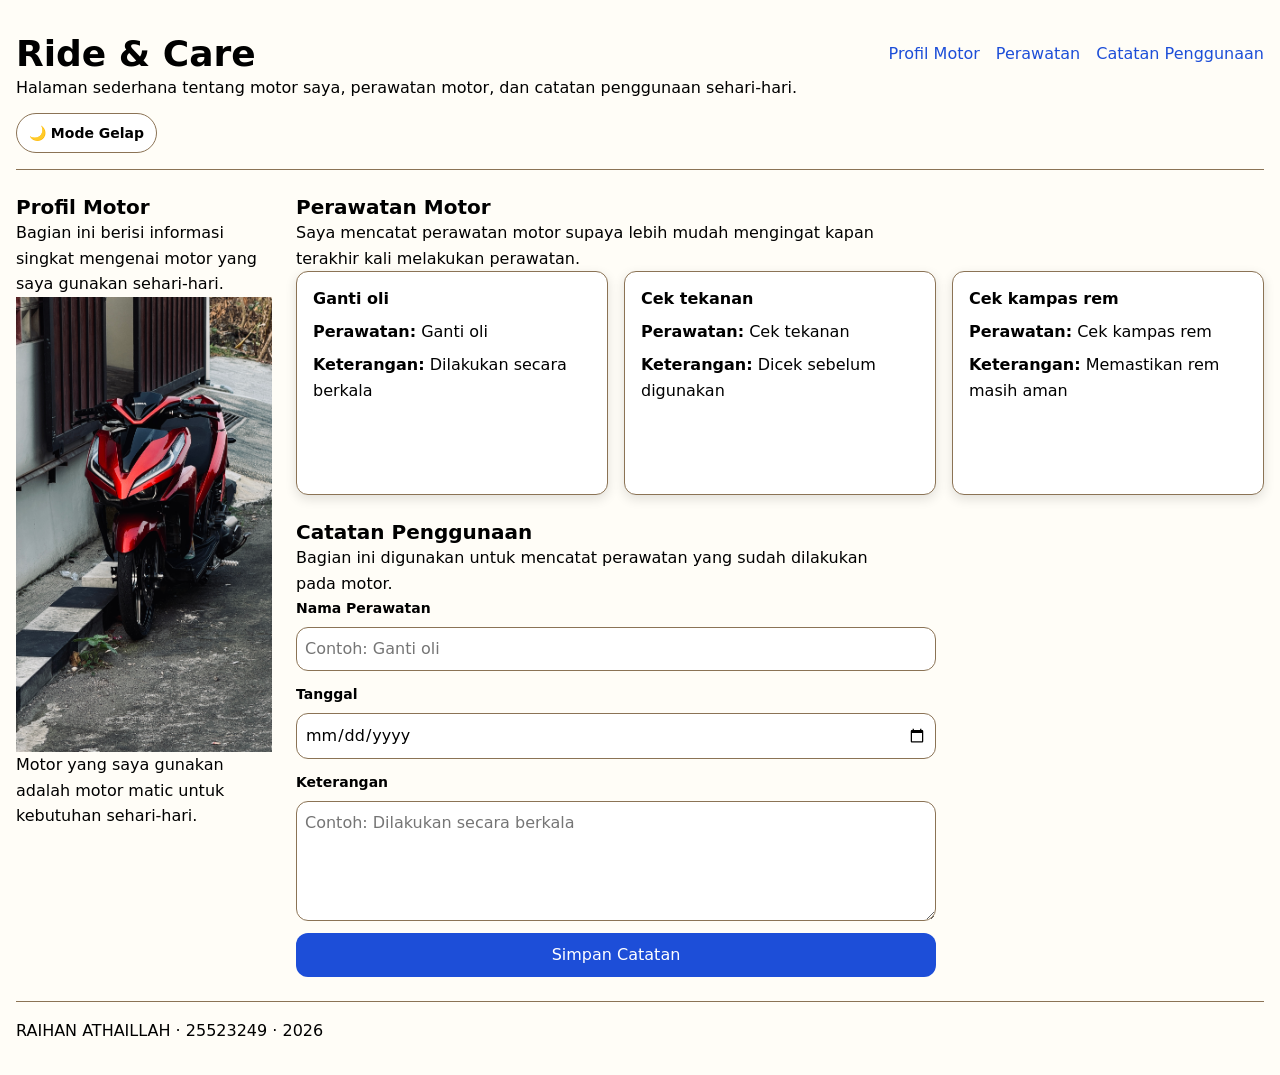
<file: worksheet-P8/Profil.html>
<!DOCTYPE html>
<html lang="id">

<head>
    <meta charset="utf-8">

    <meta name="viewport" content="width=device-width, initial-scale=1.0">

    <title>Ride & Care</title>

    <link rel="stylesheet" href="tokens.css">
    <link rel="stylesheet" href="base.css">
    <link rel="stylesheet" href="layout.css">
    <link rel="stylesheet" href="komponen.css">
    <link rel="stylesheet" href="tema.css">
    <link rel="stylesheet" href="responsif.css">
</head>

<body>

<div class="page">

    <header>

        <div class="header-baris">

            <h1>Ride & Care</h1>

            <nav aria-label="Navigasi utama">
                <ul>
                    <li>
                        <a href="#profil-motor">Profil Motor</a>
                    </li>

                    <li>
                        <a href="#perawatan">Perawatan</a>
                    </li>

                    <li>
                        <a href="#catatan">Catatan Penggunaan</a>
                    </li>
                </ul>
            </nav>

        </div>

        <p>
            Halaman sederhana tentang motor saya,
            perawatan motor, dan catatan penggunaan sehari-hari.
        </p>

        <div class="pengalih-tema">

            <input
                type="checkbox"
                id="tema"
                class="pengalih-tema-input"
            >

            <label for="tema" class="tombol-tema">
                <span class="teks-gelap">🌙 Mode Gelap</span>
                <span class="teks-terang">☀️ Mode Terang</span>
            </label>

        </div>

    </header>


    <main>

        <section id="profil-motor">

            <h2>Profil Motor</h2>

            <p>
                Bagian ini berisi informasi singkat mengenai
                motor yang saya gunakan sehari-hari.
            </p>

            <img
                src="Motor.JPG"
                alt="Motor yang saya gunakan"
                width="400"
                height="600"
                loading="lazy"
            >

            <p>
                Motor yang saya gunakan adalah motor matic
                untuk kebutuhan sehari-hari.
            </p>

        </section>


        <section id="perawatan">

            <h2>Perawatan Motor</h2>

            <p>
                Saya mencatat perawatan motor supaya lebih mudah
                mengingat kapan terakhir kali melakukan perawatan.
            </p>

            <div class="katalog grid">

                <article class="kartu">

                    <h3>Oli Mesin</h3>

                    <p>
                        <strong>Perawatan:</strong>
                        Ganti oli
                    </p>

                    <p>
                        <strong>Keterangan:</strong>
                        Dilakukan secara berkala
                    </p>

                </article>


                <article class="kartu">

                    <h3>Ban</h3>

                    <p>
                        <strong>Perawatan:</strong>
                        Cek tekanan
                    </p>

                    <p>
                        <strong>Keterangan:</strong>
                        Dicek sebelum digunakan
                    </p>

                </article>


                <article class="kartu">

                    <h3>Rem</h3>

                    <p>
                        <strong>Perawatan:</strong>
                        Cek kampas rem
                    </p>

                    <p>
                        <strong>Keterangan:</strong>
                        Memastikan rem masih aman
                    </p>

                </article>

            </div>

        </section>


        <section id="catatan">

            <h2>Catatan Penggunaan</h2>

            <p>
                Bagian ini digunakan untuk mencatat perawatan
                yang sudah dilakukan pada motor.
            </p>


            <form id="form-catatan">

                <div class="form-kolom">

                    <label for="nama-perawatan">
                        Nama Perawatan
                    </label>

                    <input
                        type="text"
                        id="nama-perawatan"
                        name="nama-perawatan"
                        placeholder="Contoh: Ganti oli"
                        required
                    >

                    <p class="pesan-galat">
                        ⚠ Nama perawatan salah.
                        Silakan ketik ulang sesuai kartu.
                    </p>

                </div>


                <div class="form-kolom">

                    <label for="tanggal">
                        Tanggal
                    </label>

                    <input
                        type="date"
                        id="tanggal"
                        name="tanggal"
                        required
                    >

                    <p class="pesan-galat">
                        ⚠ Tanggal wajib diisi.
                    </p>

                </div>


                <div class="form-kolom">

                    <label for="keterangan">
                        Keterangan
                    </label>

                    <textarea
                        id="keterangan"
                        name="keterangan"
                        rows="4"
                        placeholder="Contoh: Dilakukan secara berkala"
                        required
                    ></textarea>

                    <p class="pesan-galat">
                        ⚠ Keterangan salah.
                        Silakan ketik ulang sesuai kartu.
                    </p>

                </div>


                <button type="submit">
                    Simpan Catatan
                </button>

            </form>

        </section>

    </main>


    <footer>

        <p>
            RAIHAN ATHAILLAH · 25523249 · 2026
        </p>

    </footer>

</div>


<script type="module" src="js/app.js"></script>

</body>
</html>
</file>
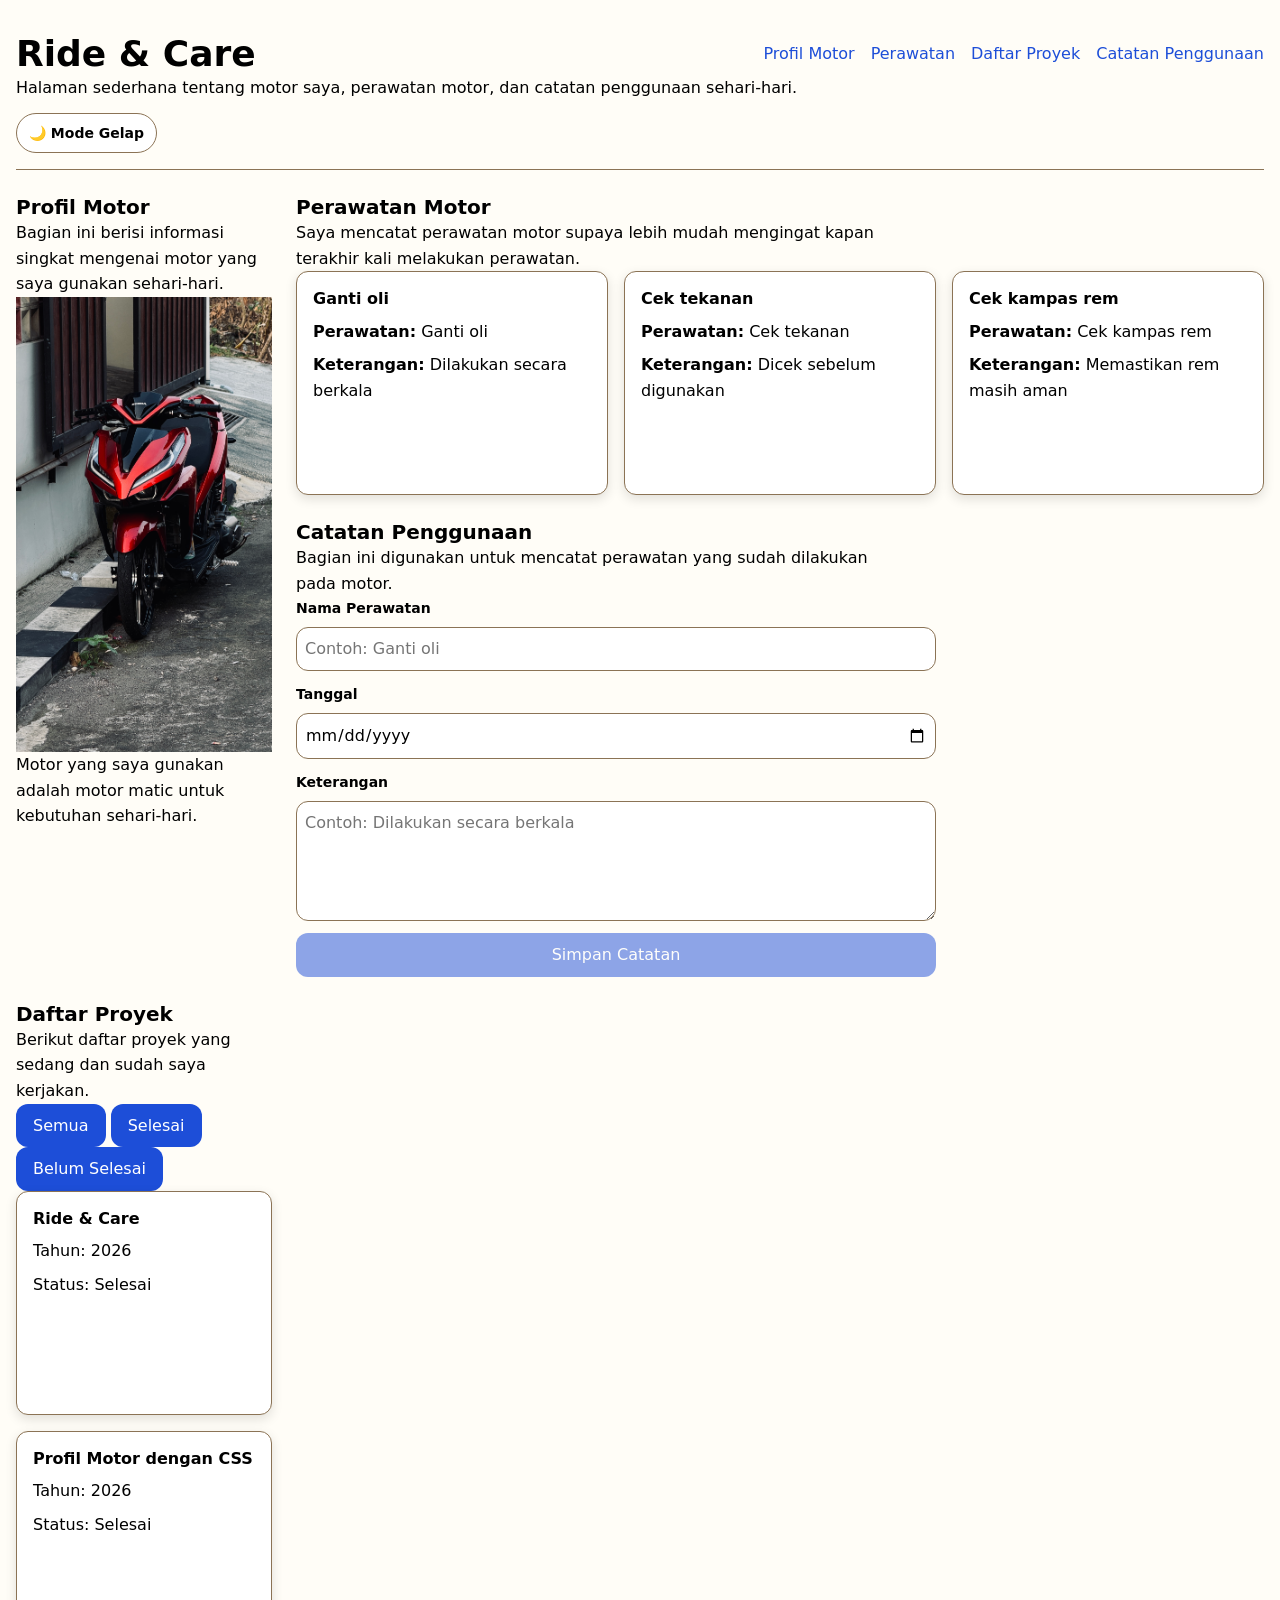
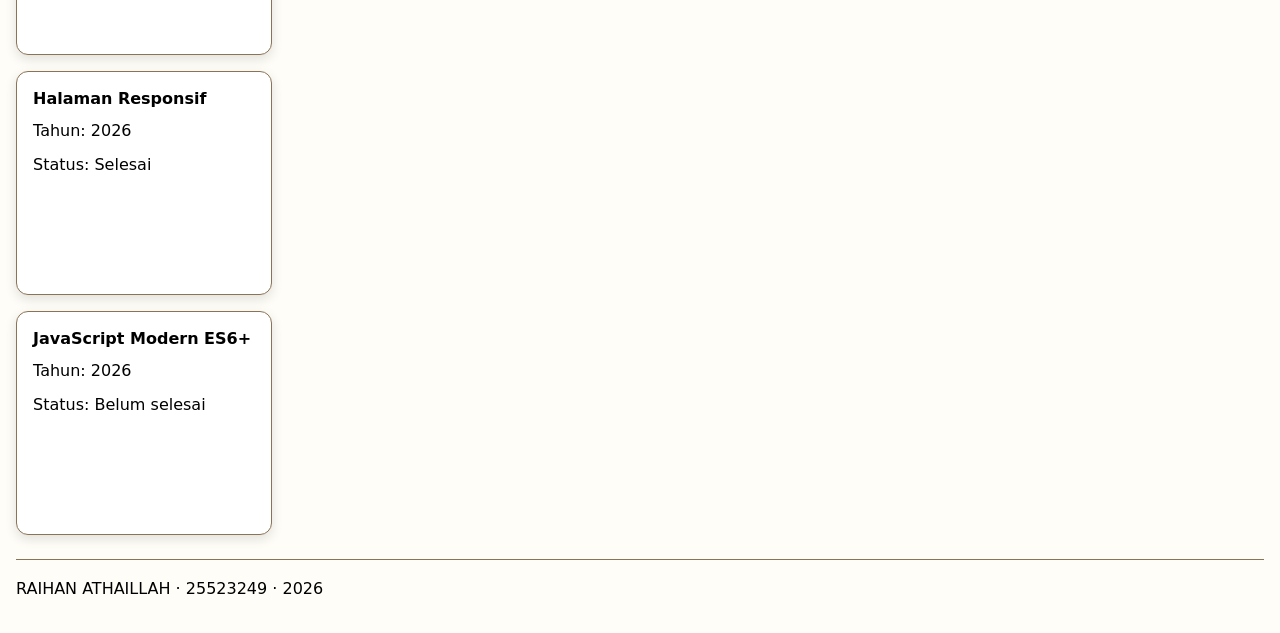
<file: worksheet-P9/Profil.html>
<!DOCTYPE html>
<html lang="id">
<head>
  <meta charset="utf-8">
  <meta name="viewport" content="width=device-width, initial-scale=1.0">

  <title>Ride & Care</title>

  <link rel="stylesheet" href="tokens.css">
  <link rel="stylesheet" href="base.css">
  <link rel="stylesheet" href="layout.css">
  <link rel="stylesheet" href="komponen.css">
  <link rel="stylesheet" href="tema.css">
  <link rel="stylesheet" href="responsif.css">
</head>

<body>
  <div class="page">

    <header>
      <div class="header-baris">
        <h1>Ride & Care</h1>

        <nav aria-label="Navigasi utama">
          <ul>
            <li><a href="#profil-motor">Profil Motor</a></li>
            <li><a href="#perawatan">Perawatan</a></li>
            <li><a href="#proyek">Daftar Proyek</a></li>
            <li><a href="#catatan">Catatan Penggunaan</a></li>
          </ul>
        </nav>
      </div>

      <p>
        Halaman sederhana tentang motor saya, perawatan motor,
        dan catatan penggunaan sehari-hari.
      </p>

      <div class="pengalih-tema">
        <input
          type="checkbox"
          id="tema"
          class="pengalih-tema-input"
        >

        <label for="tema" class="tombol-tema">
          <span class="teks-gelap">🌙 Mode Gelap</span>
          <span class="teks-terang">☀️ Mode Terang</span>
        </label>
      </div>
    </header>

    <main>

      
      <section id="profil-motor">
        <h2>Profil Motor</h2>

        <p>
          Bagian ini berisi informasi singkat mengenai motor
          yang saya gunakan sehari-hari.
        </p>

        <img
          src="Motor.JPG"
          alt="Motor yang saya gunakan"
          width="400"
          height="600"
          loading="lazy"
        >

        <p>
          Motor yang saya gunakan adalah motor matic
          untuk kebutuhan sehari-hari.
        </p>
      </section>

      
      <section id="perawatan">
        <h2>Perawatan Motor</h2>

        <p>
          Saya mencatat perawatan motor supaya lebih mudah
          mengingat kapan terakhir kali melakukan perawatan.
        </p>

        <div class="katalog grid">
          <article class="kartu">
            <h3>Oli Mesin</h3>
            <p><strong>Perawatan:</strong> Ganti oli</p>
            <p>
              <strong>Keterangan:</strong>
              Dilakukan secara berkala
            </p>
          </article>

          <article class="kartu">
            <h3>Ban</h3>
            <p><strong>Perawatan:</strong> Cek tekanan</p>
            <p>
              <strong>Keterangan:</strong>
              Dicek sebelum digunakan
            </p>
          </article>

          <article class="kartu">
            <h3>Rem</h3>
            <p><strong>Perawatan:</strong> Cek kampas rem</p>
            <p>
              <strong>Keterangan:</strong>
              Memastikan rem masih aman
            </p>
          </article>
        </div>
      </section>

      <!-- DAFTAR PROYEK -->
      <section id="proyek">
        <h2>Daftar Proyek</h2>

        <p>
          Berikut daftar proyek yang sedang dan sudah
          saya kerjakan.
        </p>

        <div id="filter-proyek">
          <button
            type="button"
            class="filter"
            data-filter="semua"
          >
            Semua
          </button>

          <button
            type="button"
            class="filter"
            data-filter="selesai"
          >
            Selesai
          </button>

          <button
            type="button"
            class="filter"
            data-filter="proses"
          >
            Belum Selesai
          </button>
        </div>

        <div id="daftar-proyek" class="katalog grid"></div>

        <p id="pesan-kosong" hidden>
          Tidak ada proyek dalam kategori ini.
        </p>
      </section>

      
      <section id="catatan">
        <h2>Catatan Penggunaan</h2>

        <p>
          Bagian ini digunakan untuk mencatat perawatan
          yang sudah dilakukan pada motor.
        </p>

        
        <form id="form-catatan">
            <div class="form-kolom">
                <label for="nama-perawatan">Nama Perawatan</label>
                <input
                    type="text"
                    id="nama-perawatan"
                    name="nama-perawatan"
                    placeholder="Contoh: Ganti oli"
                    required
                >
                <p class="pesan-galat" hidden>
                    Nama perawatan wajib diisi.
                </p>
            </div>

            <div class="form-kolom">
                <label for="tanggal">Tanggal</label>
                <input
                    type="date"
                    id="tanggal"
                    name="tanggal"
                    required
                >
                <p class="pesan-galat" hidden>
                    Tanggal wajib diisi.
                </p>
            </div>

            <div class="form-kolom">
                <label for="keterangan">Keterangan</label>
                <textarea
                    id="keterangan"
                    name="keterangan"
                    rows="4"
                    placeholder="Contoh: Dilakukan secara berkala"
                    required
                ></textarea>
                <p class="pesan-galat" hidden>
                    Keterangan wajib diisi.
                </p>
                </div>

                <button type="submit" id="btn-simpan" disabled>
                   Simpan Catatan
                </button>
            </form>

      </section>

    </main>

    <footer>
      <p>RAIHAN ATHAILLAH · 25523249 · 2026</p>
    </footer>

  </div>

  <script type="module" src="js/app.js"></script>
  <script type="module" src="js/dom.js"></script>
</body>
</html>
</file>
<file: worksheet-P10/tokens.css>
:root {

    
    --cream-50: #FFFDF7;
    --cream-100: #F7F0E3;
    --cream-200: #8B7355;

    --black: #000000;
    --dark-gray: #222222;

    
    --blue-500: #1D4ED8;

    
    --blue-400: #93C5FD;

    --red-700: #B91C1C;
    --red-400: #FCA5A5;

    --white: #FFFFFF;


    

    --space-1: 0.25rem;
    --space-2: 0.5rem;
    --space-3: 0.75rem;
    --space-4: 1rem;
    --space-6: 1.5rem;


   

    --radius-md: 0.75rem;
    --radius-full: 999rem;


    

    --shadow-1:
        0 0.25rem 0.75rem
        rgba(0, 0, 0, 0.12);



    --text-sm: 0.875rem;
    --text-md: 1rem;
    --text-xl: 1.25rem;
    --text-3xl: clamp(1.75rem, 4vw, 2.25rem);
}


:root {

    --color-bg: var(--cream-50);

    --color-fg: var(--black);

    --color-surface: var(--white);

    --color-border: var(--cream-200);

    --color-primary: var(--blue-500);

    --color-danger: var(--red-700);

    --color-focus: var(--blue-500);

    --card-pad: var(--space-4);

    --section-gap: var(--space-6);
}
</file>
<file: worksheet-P10/base.css>
*,
*::before,
*::after {
    box-sizing: border-box;
}

* {
    margin: 0;
}

img {
    max-width: 100%;
    height: auto;
    display: block;
}



html {
    font-size: 100%;
}

body {
    font-family:
        system-ui,
        -apple-system,
        BlinkMacSystemFont,
        "Segoe UI",
        sans-serif;

    font-size: var(--text-md);
    line-height: 1.6;

    color: var(--color-fg);
    background-color: var(--color-bg);

    padding: var(--space-4);
}


h1 {
    font-size: var(--text-3xl);
    line-height: 1.2;
}

h2 {
    font-size: var(--text-xl);
    line-height: 1.3;
}

h3 {
    font-size: var(--text-md);
    line-height: 1.4;
}



main p {
    max-width: 60ch;
}



a {
    color: var(--color-primary);
}
</file>
<file: worksheet-P10/layout.css>
.page {
    display: grid;
    grid-template-rows: auto 1fr auto;
    min-height: 100dvh;
}


header {
    padding-block: var(--space-4);
    border-bottom: 1px solid var(--color-border);
}

.header-baris {
    display: flex;
    align-items: center;
    justify-content: space-between;
    gap: var(--space-4);
    flex-wrap: wrap;
}


nav ul {
    display: flex;
    align-items: center;
    gap: var(--space-4);
    list-style: none;
    padding: 0;
}

nav a {
    color: var(--color-primary);
    text-decoration: none;
}

nav a:hover {
    text-decoration: underline;
}


main {
    display: grid;
    grid-template-columns: 16rem 1fr;
    grid-template-areas:
        "profil perawatan"
        "profil catatan";
    gap: var(--space-6);
    padding-block: var(--space-6);
}


#profil-motor {
    grid-area: profil;
}

#perawatan {
    grid-area: perawatan;
}

#catatan {
    grid-area: catatan;
}


.katalog {
    display: grid;
    grid-template-columns: repeat(auto-fit, minmax(16rem, 1fr));
    gap: var(--space-4);
}


.kartu {
    display: flex;
    flex-direction: column;
    gap: var(--space-2);

    min-width: 0;

    background: var(--color-surface);

    border: 1px solid var(--color-border);

    border-radius: var(--radius-md);

    box-shadow: var(--shadow-1);

    padding: var(--card-pad);
}


.katalog .kartu {
    display: grid;
    align-content: start;
    min-height: 14rem;
}


.kartu h3 {
    overflow-wrap: anywhere;
}


footer {
    padding-block: var(--space-4);
    border-top: 1px solid var(--color-border);
    color: var(--color-fg);
    font-size: var(--text-sm);
}


@media (max-width: 40rem) {
    .header-baris {
        align-items: flex-start;
    }

    nav ul {
        flex-wrap: wrap;
    }

    main {
        grid-template-columns: 1fr;
        grid-template-areas:
            "profil"
            "perawatan"
            "catatan";
    }

    #profil-motor,
    #perawatan,
    #catatan {
        grid-area: auto;
    }
}
</file>
<file: worksheet-P10/komponen.css>
table {
    width: 100%;
    max-width: 700px;
    border-collapse: collapse;
    background: var(--color-surface);
    color: var(--color-fg);
}

caption {
    padding-bottom: var(--space-3);
    font-size: var(--text-md);
    color: var(--color-fg);
}

th,
td {
    border: 1px solid var(--color-border);
    padding: var(--space-3);
    text-align: left;
}

th {
    font-weight: 700;
}


.kolom-komponen {
    width: 25%;
}

.kolom-perawatan {
    width: 30%;
}

.kolom-keterangan {
    width: 45%;
}



form {
    display: flex;
    flex-direction: column;
    gap: var(--space-3);
    max-width: 40rem;
}


.form-kolom {
    display: flex;
    flex-direction: column;
    gap: var(--space-2);
}



label {
    font-size: var(--text-sm);
    font-weight: 600;
}



input,
select,
textarea {
    font: inherit;
    padding: var(--space-2);
    border: 1px solid var(--color-border);
    border-radius: var(--radius-md);
    background: var(--color-surface);
    color: var(--color-fg);
}



input[type="date"] {
    color-scheme: light;
}



textarea {
    resize: vertical;
}



button {
    font: inherit;
    padding: var(--space-2) var(--space-4);
    border: 1px solid transparent;
    border-radius: var(--radius-md);
    background: var(--color-primary);
    color: var(--white);
    cursor: pointer;
}

button:hover {
    opacity: 0.9;
}



input:focus-visible,
select:focus-visible,
textarea:focus-visible,
button:focus-visible,
a:focus-visible {
    outline: 2px solid var(--color-focus);
    outline-offset: 2px;
}




input:user-invalid,
textarea:user-invalid,
select:user-invalid {
    border-color: var(--color-danger);
    border-width: 2px;
}


.pesan-galat {
    display: none;
    color: var(--color-danger);
    font-size: var(--text-sm);
}


.form-kolom .pesan-galat[hidden] {
    display: none;
}

.form-kolom .pesan-galat {
    color: red;
    margin-top: 5px;
}

.form-kolom.tidak-valid input,
.form-kolom.tidak-valid textarea {
    border: 1px solid red;
}

#btn-simpan:disabled {
    opacity: 0.5;
    cursor: not-allowed;
}
.form-kolom.tidak-valid input,
.form-kolom.tidak-valid textarea {
    border-color: red;
}

.form-kolom .pesan-galat {
    color: red;
}


.form-kolom .pesan-galat[hidden] {
    display: none !important;
}

.form-kolom.tidak-valid .pesan-galat {
    display: block !important;
    color: red;
    margin-top: 5px;
}
</file>
<file: worksheet-P10/tema.css>
.pengalih-tema {
    margin-top: var(--space-3);
}

.pengalih-tema-input {
    position: absolute;
    opacity: 0;
}

.tombol-tema {
    display: inline-block;
    padding: var(--space-2) var(--space-3);
    border: 1px solid var(--color-border);
    border-radius: var(--radius-full);
    background: var(--color-surface);
    color: var(--color-fg);
    cursor: pointer;
}

.tombol-tema:hover {
    border-color: var(--color-primary);
    color: var(--color-primary);
}

.pengalih-tema-input:focus-visible + .tombol-tema {
    outline: 2px solid var(--color-focus);
    outline-offset: 2px;
}

.teks-gelap {
    display: inline;
}

.teks-terang {
    display: none;
}


@media (prefers-color-scheme: dark) {

    :root {
        --color-bg: #0F172A;
        --color-fg: #E2E8F0;
        --color-surface: #1E293B;
        --color-border: #64748B;
        --color-primary: #93C5FD;
        --color-danger: #FCA5A5;
        --color-focus: #FACC15;
        --shadow-1: 0 0.25rem 0.75rem rgba(0, 0, 0, 0.5);
    }

    .teks-gelap {
        display: none;
    }

    .teks-terang {
        display: inline;
    }

    input[type="date"] {
        color-scheme: dark;
    }
}


@media (prefers-color-scheme: light) {

    :root:has(#tema:checked) {
        --color-bg: #0F172A;
        --color-fg: #E2E8F0;
        --color-surface: #1E293B;
        --color-border: #64748B;
        --color-primary: #93C5FD;
        --color-danger: #FCA5A5;
        --color-focus: #FACC15;
        --shadow-1: 0 0.25rem 0.75rem rgba(0, 0, 0, 0.5);
    }

    :root:has(#tema:checked) .teks-gelap {
        display: none;
    }

    :root:has(#tema:checked) .teks-terang {
        display: inline;
    }

    :root:has(#tema:checked) input[type="date"] {
        color-scheme: dark;
    }
}


@media (prefers-color-scheme: dark) {

    :root:has(#tema:checked) {
        --color-bg: var(--cream-50);
        --color-fg: var(--black);
        --color-surface: var(--white);
        --color-border: var(--cream-200);
        --color-primary: var(--blue-500);
        --color-danger: var(--red-700);
        --color-focus: var(--blue-500);
        --shadow-1: 0 0.25rem 0.75rem rgba(0, 0, 0, 0.12);
    }

    :root:has(#tema:checked) .teks-gelap {
        display: inline;
    }

    :root:has(#tema:checked) .teks-terang {
        display: none;
    }

    :root:has(#tema:checked) input[type="date"] {
        color-scheme: light;
    }
}
</file>
<file: worksheet-P10/responsif.css>
.content {
    display: grid;
    grid-template-columns: 1fr;
    gap: var(--space-4);
}

.grid {
    display: grid;
    grid-template-columns: 1fr;
    gap: var(--space-4);
}

@media (min-width: 48rem) {
    .grid {
        grid-template-columns: repeat(2, minmax(0, 1fr));
    }
}

@media (min-width: 60rem) {
    .content {
        grid-template-columns: 16rem 1fr;
    }

    .grid {
        grid-template-columns: repeat(3, minmax(0, 1fr));
    }
}

img {
    max-width: 100%;
    height: auto;
}

.table-wrap {
    overflow-x: auto;
}

table {
    width: 100%;
    border-collapse: collapse;
}

th,
td {
    padding: 0.75rem;
    border: 1px solid var(--color-border);
    text-align: left;
}

p {
    font-size: 1rem;
    line-height: 1.6;
}

.grid > *,
.content > * {
    min-width: 0;
    overflow-wrap: anywhere;
}


#daftar-proyek {
    display: grid;
    grid-template-columns: repeat(auto-fit, minmax(min(100%, 14rem), 1fr));
    gap: var(--space-4);
}

#daftar-proyek .kartu {
    min-width: 0;
    overflow-wrap: break-word;
}

#daftar-proyek .kartu h3,
#daftar-proyek .kartu p {
    overflow-wrap: break-word;
    word-break: normal;
}
</file>
<file: worksheet-P11/tokens.css>
:root {

    
    --cream-50: #FFFDF7;
    --cream-100: #F7F0E3;
    --cream-200: #8B7355;

    --black: #000000;
    --dark-gray: #222222;

    
    --blue-500: #1D4ED8;

    
    --blue-400: #93C5FD;

    --red-700: #B91C1C;
    --red-400: #FCA5A5;

    --white: #FFFFFF;


    

    --space-1: 0.25rem;
    --space-2: 0.5rem;
    --space-3: 0.75rem;
    --space-4: 1rem;
    --space-6: 1.5rem;


   

    --radius-md: 0.75rem;
    --radius-full: 999rem;


    

    --shadow-1:
        0 0.25rem 0.75rem
        rgba(0, 0, 0, 0.12);



    --text-sm: 0.875rem;
    --text-md: 1rem;
    --text-xl: 1.25rem;
    --text-3xl: clamp(1.75rem, 4vw, 2.25rem);
}


:root {

    --color-bg: var(--cream-50);

    --color-fg: var(--black);

    --color-surface: var(--white);

    --color-border: var(--cream-200);

    --color-primary: var(--blue-500);

    --color-danger: var(--red-700);

    --color-focus: var(--blue-500);

    --card-pad: var(--space-4);

    --section-gap: var(--space-6);
}
</file>
<file: worksheet-P11/base.css>
*,
*::before,
*::after {
    box-sizing: border-box;
}

* {
    margin: 0;
}

img {
    max-width: 100%;
    height: auto;
    display: block;
}



html {
    font-size: 100%;
}

body {
    font-family:
        system-ui,
        -apple-system,
        BlinkMacSystemFont,
        "Segoe UI",
        sans-serif;

    font-size: var(--text-md);
    line-height: 1.6;

    color: var(--color-fg);
    background-color: var(--color-bg);

    padding: var(--space-4);
}


h1 {
    font-size: var(--text-3xl);
    line-height: 1.2;
}

h2 {
    font-size: var(--text-xl);
    line-height: 1.3;
}

h3 {
    font-size: var(--text-md);
    line-height: 1.4;
}



main p {
    max-width: 60ch;
}



a {
    color: var(--color-primary);
}
</file>
<file: worksheet-P11/layout.css>
.page {
    display: grid;
    grid-template-rows: auto 1fr auto;
    min-height: 100dvh;
}


header {
    padding-block: var(--space-4);
    border-bottom: 1px solid var(--color-border);
}

.header-baris {
    display: flex;
    align-items: center;
    justify-content: space-between;
    gap: var(--space-4);
    flex-wrap: wrap;
}


nav ul {
    display: flex;
    align-items: center;
    gap: var(--space-4);
    list-style: none;
    padding: 0;
}

nav a {
    color: var(--color-primary);
    text-decoration: none;
}

nav a:hover {
    text-decoration: underline;
}


main {
    display: grid;
    grid-template-columns: 16rem 1fr;
    grid-template-areas:
        "profil perawatan"
        "profil catatan";
    gap: var(--space-6);
    padding-block: var(--space-6);
}


#profil-motor {
    grid-area: profil;
}

#perawatan {
    grid-area: perawatan;
}

#catatan {
    grid-area: catatan;
}


.katalog {
    display: grid;
    grid-template-columns: repeat(auto-fit, minmax(16rem, 1fr));
    gap: var(--space-4);
}


.kartu {
    display: flex;
    flex-direction: column;
    gap: var(--space-2);

    min-width: 0;

    background: var(--color-surface);

    border: 1px solid var(--color-border);

    border-radius: var(--radius-md);

    box-shadow: var(--shadow-1);

    padding: var(--card-pad);
}


.katalog .kartu {
    display: grid;
    align-content: start;
    min-height: 14rem;
}


.kartu h3 {
    overflow-wrap: anywhere;
}


footer {
    padding-block: var(--space-4);
    border-top: 1px solid var(--color-border);
    color: var(--color-fg);
    font-size: var(--text-sm);
}


@media (max-width: 40rem) {
    .header-baris {
        align-items: flex-start;
    }

    nav ul {
        flex-wrap: wrap;
    }

    main {
        grid-template-columns: 1fr;
        grid-template-areas:
            "profil"
            "perawatan"
            "catatan";
    }

    #profil-motor,
    #perawatan,
    #catatan {
        grid-area: auto;
    }
}
</file>
<file: worksheet-P11/komponen.css>
table {
    width: 100%;
    max-width: 700px;
    border-collapse: collapse;
    background: var(--color-surface);
    color: var(--color-fg);
}

caption {
    padding-bottom: var(--space-3);
    font-size: var(--text-md);
    color: var(--color-fg);
}

th,
td {
    border: 1px solid var(--color-border);
    padding: var(--space-3);
    text-align: left;
}

th {
    font-weight: 700;
}


.kolom-komponen {
    width: 25%;
}

.kolom-perawatan {
    width: 30%;
}

.kolom-keterangan {
    width: 45%;
}



form {
    display: flex;
    flex-direction: column;
    gap: var(--space-3);
    max-width: 40rem;
}


.form-kolom {
    display: flex;
    flex-direction: column;
    gap: var(--space-2);
}



label {
    font-size: var(--text-sm);
    font-weight: 600;
}



input,
select,
textarea {
    font: inherit;
    padding: var(--space-2);
    border: 1px solid var(--color-border);
    border-radius: var(--radius-md);
    background: var(--color-surface);
    color: var(--color-fg);
}



input[type="date"] {
    color-scheme: light;
}



textarea {
    resize: vertical;
}



button {
    font: inherit;
    padding: var(--space-2) var(--space-4);
    border: 1px solid transparent;
    border-radius: var(--radius-md);
    background: var(--color-primary);
    color: var(--white);
    cursor: pointer;
}

button:hover {
    opacity: 0.9;
}



input:focus-visible,
select:focus-visible,
textarea:focus-visible,
button:focus-visible,
a:focus-visible {
    outline: 2px solid var(--color-focus);
    outline-offset: 2px;
}




input:user-invalid,
textarea:user-invalid,
select:user-invalid {
    border-color: var(--color-danger);
    border-width: 2px;
}


.pesan-galat {
    display: none;
    color: var(--color-danger);
    font-size: var(--text-sm);
}


.form-kolom .pesan-galat[hidden] {
    display: none;
}

.form-kolom .pesan-galat {
    color: red;
    margin-top: 5px;
}

.form-kolom.tidak-valid input,
.form-kolom.tidak-valid textarea {
    border: 1px solid red;
}

#btn-simpan:disabled {
    opacity: 0.5;
    cursor: not-allowed;
}
.form-kolom.tidak-valid input,
.form-kolom.tidak-valid textarea {
    border-color: red;
}

.form-kolom .pesan-galat {
    color: red;
}


.form-kolom .pesan-galat[hidden] {
    display: none !important;
}

.form-kolom.tidak-valid .pesan-galat {
    display: block !important;
    color: red;
    margin-top: 5px;
}
</file>
<file: worksheet-P11/tema.css>
.pengalih-tema {
    margin-top: var(--space-3);
}

.pengalih-tema-input {
    position: absolute;
    opacity: 0;
}

.tombol-tema {
    display: inline-block;
    padding: var(--space-2) var(--space-3);
    border: 1px solid var(--color-border);
    border-radius: var(--radius-full);
    background: var(--color-surface);
    color: var(--color-fg);
    cursor: pointer;
}

.tombol-tema:hover {
    border-color: var(--color-primary);
    color: var(--color-primary);
}

.pengalih-tema-input:focus-visible + .tombol-tema {
    outline: 2px solid var(--color-focus);
    outline-offset: 2px;
}

.teks-gelap {
    display: inline;
}

.teks-terang {
    display: none;
}


@media (prefers-color-scheme: dark) {

    :root {
        --color-bg: #0F172A;
        --color-fg: #E2E8F0;
        --color-surface: #1E293B;
        --color-border: #64748B;
        --color-primary: #93C5FD;
        --color-danger: #FCA5A5;
        --color-focus: #FACC15;
        --shadow-1: 0 0.25rem 0.75rem rgba(0, 0, 0, 0.5);
    }

    .teks-gelap {
        display: none;
    }

    .teks-terang {
        display: inline;
    }

    input[type="date"] {
        color-scheme: dark;
    }
}


@media (prefers-color-scheme: light) {

    :root:has(#tema:checked) {
        --color-bg: #0F172A;
        --color-fg: #E2E8F0;
        --color-surface: #1E293B;
        --color-border: #64748B;
        --color-primary: #93C5FD;
        --color-danger: #FCA5A5;
        --color-focus: #FACC15;
        --shadow-1: 0 0.25rem 0.75rem rgba(0, 0, 0, 0.5);
    }

    :root:has(#tema:checked) .teks-gelap {
        display: none;
    }

    :root:has(#tema:checked) .teks-terang {
        display: inline;
    }

    :root:has(#tema:checked) input[type="date"] {
        color-scheme: dark;
    }
}


@media (prefers-color-scheme: dark) {

    :root:has(#tema:checked) {
        --color-bg: var(--cream-50);
        --color-fg: var(--black);
        --color-surface: var(--white);
        --color-border: var(--cream-200);
        --color-primary: var(--blue-500);
        --color-danger: var(--red-700);
        --color-focus: var(--blue-500);
        --shadow-1: 0 0.25rem 0.75rem rgba(0, 0, 0, 0.12);
    }

    :root:has(#tema:checked) .teks-gelap {
        display: inline;
    }

    :root:has(#tema:checked) .teks-terang {
        display: none;
    }

    :root:has(#tema:checked) input[type="date"] {
        color-scheme: light;
    }
}
</file>
<file: worksheet-P11/responsif.css>
.content {
    display: grid;
    grid-template-columns: 1fr;
    gap: var(--space-4);
}

.grid {
    display: grid;
    grid-template-columns: 1fr;
    gap: var(--space-4);
}

@media (min-width: 48rem) {
    .grid {
        grid-template-columns: repeat(2, minmax(0, 1fr));
    }
}

@media (min-width: 60rem) {
    .content {
        grid-template-columns: 16rem 1fr;
    }

    .grid {
        grid-template-columns: repeat(3, minmax(0, 1fr));
    }
}

img {
    max-width: 100%;
    height: auto;
}

.table-wrap {
    overflow-x: auto;
}

table {
    width: 100%;
    border-collapse: collapse;
}

th,
td {
    padding: 0.75rem;
    border: 1px solid var(--color-border);
    text-align: left;
}

p {
    font-size: 1rem;
    line-height: 1.6;
}

.grid > *,
.content > * {
    min-width: 0;
    overflow-wrap: anywhere;
}


#daftar-proyek {
    display: grid;
    grid-template-columns: repeat(auto-fit, minmax(min(100%, 14rem), 1fr));
    gap: var(--space-4);
}

#daftar-proyek .kartu {
    min-width: 0;
    overflow-wrap: break-word;
}

#daftar-proyek .kartu h3,
#daftar-proyek .kartu p {
    overflow-wrap: break-word;
    word-break: normal;
}
</file>
<file: worksheet-P4/tokens.css>
/* ================================
   PRIMITIVE TOKENS
   ================================ */

:root {

    /* Warna dasar */
    --cream-50: #FFFDF7;
    --cream-100: #F7F0E3;
    --cream-200: #8B7355;

    --black: #000000;
    --dark-gray: #222222;

    /* Warna utama */
    --blue-500: #1D4ED8;

    /* Biru untuk tema gelap */
    --blue-400: #93C5FD;

    /* Warna peringatan */
    --red-700: #B91C1C;
    --red-400: #FCA5A5;

    --white: #FFFFFF;


    /* ================================
       SPACING
       ================================ */

    --space-1: 0.25rem;
    --space-2: 0.5rem;
    --space-3: 0.75rem;
    --space-4: 1rem;
    --space-6: 1.5rem;


    /* ================================
       RADIUS
       ================================ */

    --radius-md: 0.75rem;
    --radius-full: 999rem;


    /* ================================
       SHADOW
       ================================ */

    --shadow-1:
        0 0.25rem 0.75rem
        rgba(0, 0, 0, 0.12);


    /* ================================
       UKURAN TEKS
       ================================ */

    --text-sm: 0.875rem;
    --text-md: 1rem;
    --text-xl: 1.25rem;
    --text-3xl: clamp(1.75rem, 4vw, 2.25rem);
}


/* ================================
   SEMANTIC TOKENS
   ================================ */

:root {

    --color-bg: var(--cream-50);

    --color-fg: var(--black);

    --color-surface: var(--white);

    --color-border: var(--cream-200);

    --color-primary: var(--blue-500);

    --color-danger: var(--red-700);

    --color-focus: var(--blue-500);

    --card-pad: var(--space-4);

    --section-gap: var(--space-6);
}
</file>
<file: worksheet-P4/base.css>
*,
*::before,
*::after {
    box-sizing: border-box;
}

* {
    margin: 0;
}

img {
    max-width: 100%;
    height: auto;
    display: block;
}



html {
    font-size: 100%;
}

body {
    font-family:
        system-ui,
        -apple-system,
        BlinkMacSystemFont,
        "Segoe UI",
        sans-serif;

    font-size: var(--text-md);
    line-height: 1.6;

    color: var(--color-fg);
    background-color: var(--color-bg);

    padding: var(--space-4);
}


h1 {
    font-size: var(--text-3xl);
    line-height: 1.2;
}

h2 {
    font-size: var(--text-xl);
    line-height: 1.3;
}

h3 {
    font-size: var(--text-md);
    line-height: 1.4;
}



main p {
    max-width: 60ch;
}



a {
    color: var(--color-primary);
}
</file>
<file: worksheet-P4/layout.css>
/* ================================
   HEADER
   ================================ */

header {
    padding-block: var(--space-4);
    border-bottom: 1px solid var(--color-border);
}


.header-baris {
    display: flex;
    align-items: center;
    justify-content: space-between;
    gap: var(--space-4);
    flex-wrap: wrap;
}


/* ================================
   NAVIGASI
   ================================ */

nav ul {
    display: flex;
    align-items: center;
    gap: var(--space-4);
    list-style: none;
    padding: 0;
}


nav a {
    color: var(--color-primary);
    text-decoration: none;
}


nav a:hover {
    text-decoration: underline;
}


/* ================================
   MAIN
   ================================ */

main {
    display: flex;
    flex-direction: column;
    gap: var(--section-gap);
    padding-block: var(--space-6);
}


/* ================================
   KATALOG KARTU
   ================================ */

.katalog {
    display: flex;
    flex-wrap: wrap;
    gap: var(--space-4);
}


.kartu {
    flex: 1 1 16rem;
    min-width: 0;

    background: var(--color-surface);

    border: 1px solid var(--color-border);

    border-radius: var(--radius-md);

    box-shadow: var(--shadow-1);

    padding: var(--card-pad);
}


.kartu h3 {
    margin-bottom: var(--space-2);
}


.kartu p {
    margin-bottom: var(--space-2);
}


/* ================================
   FOOTER
   ================================ */

footer {
    margin-top: var(--space-6);

    padding-block: var(--space-4);

    border-top: 1px solid var(--color-border);

    color: var(--color-fg);

    font-size: var(--text-sm);
}


/* ================================
   LAYAR SEMPIT
   ================================ */

@media (max-width: 40rem) {

    .header-baris {
        align-items: flex-start;
    }


    nav ul {
        flex-wrap: wrap;
    }


    /*
       Kartu turun menjadi
       satu kolom.
    */

    .katalog {
        flex-direction: column;
        width: 100%;
    }


    .kartu {
        width: 100%;
        min-width: 0;
        flex: none;
    }

}
</file>
<file: worksheet-P4/komponen.css>
/* ================================
   TABEL
   ================================ */

table {
    width: 100%;
    max-width: 700px;
    border-collapse: collapse;
    background: var(--color-surface);
    color: var(--color-fg);
}

caption {
    padding-bottom: var(--space-3);
    font-size: var(--text-md);
    color: var(--color-fg);
}

th,
td {
    border: 1px solid var(--color-border);
    padding: var(--space-3);
    text-align: left;
}

th {
    font-weight: 700;
}


/* Lebar kolom tabel */

.kolom-komponen {
    width: 25%;
}

.kolom-perawatan {
    width: 30%;
}

.kolom-keterangan {
    width: 45%;
}


/* ================================
   FORM
   ================================ */

form {
    display: flex;
    flex-direction: column;
    gap: var(--space-3);
    max-width: 40rem;
}


/* Kelompok form */

.form-kolom {
    display: flex;
    flex-direction: column;
    gap: var(--space-2);
}


/* Label */

label {
    font-size: var(--text-sm);
    font-weight: 600;
}


/* ================================
   INPUT
   ================================ */

input,
select,
textarea {
    font: inherit;
    padding: var(--space-2);
    border: 1px solid var(--color-border);
    border-radius: var(--radius-md);
    background: var(--color-surface);
    color: var(--color-fg);
}


/* Input tanggal */

input[type="date"] {
    color-scheme: light;
}


/* Textarea */

textarea {
    resize: vertical;
}


/* ================================
   BUTTON
   ================================ */

button {
    font: inherit;
    padding: var(--space-2) var(--space-4);
    border: 1px solid transparent;
    border-radius: var(--radius-md);
    background: var(--color-primary);
    color: var(--white);
    cursor: pointer;
}

button:hover {
    opacity: 0.9;
}


/* ================================
   FOCUS
   ================================ */

input:focus-visible,
select:focus-visible,
textarea:focus-visible,
button:focus-visible,
a:focus-visible {
    outline: 2px solid var(--color-focus);
    outline-offset: 2px;
}


/* ================================
   INPUT TIDAK VALID
   ================================ */

input:user-invalid,
textarea:user-invalid,
select:user-invalid {
    border-color: var(--color-danger);
    border-width: 2px;
}


/* ================================
   PESAN GALAT
   ================================ */

.pesan-galat {
    display: none;
    color: var(--color-danger);
    font-size: var(--text-sm);
}


/* Pesan muncul ketika input invalid */

.form-kolom:has(input:user-invalid) .pesan-galat,
.form-kolom:has(textarea:user-invalid) .pesan-galat,
.form-kolom:has(select:user-invalid) .pesan-galat {
    display: block;
}
</file>
<file: worksheet-P4/tema.css>
.pengalih-tema {
    margin-top: var(--space-3);
}

.pengalih-tema-input {
    position: absolute;
    opacity: 0;
}

.tombol-tema {
    display: inline-block;
    padding: var(--space-2) var(--space-3);
    border: 1px solid var(--color-border);
    border-radius: var(--radius-full);
    background: var(--color-surface);
    color: var(--color-fg);
    cursor: pointer;
}

.tombol-tema:hover {
    border-color: var(--color-primary);
    color: var(--color-primary);
}

.pengalih-tema-input:focus-visible + .tombol-tema {
    outline: 2px solid var(--color-focus);
    outline-offset: 2px;
}

.teks-gelap {
    display: inline;
}

.teks-terang {
    display: none;
}


/* ============================= */
/* TEMA GELAP DARI WINDOWS       */
/* ============================= */

@media (prefers-color-scheme: dark) {

    :root {
        --color-bg: #0F172A;
        --color-fg: #E2E8F0;
        --color-surface: #1E293B;
        --color-border: #64748B;
        --color-primary: #93C5FD;
        --color-danger: #FCA5A5;
        --color-focus: #FACC15;
        --shadow-1: 0 0.25rem 0.75rem rgba(0, 0, 0, 0.5);
    }

    .teks-gelap {
        display: none;
    }

    .teks-terang {
        display: inline;
    }

    input[type="date"] {
        color-scheme: dark;
    }
}


/* ============================= */
/* TOMBOL MANUAL                 */
/* ============================= */

/* Jika Windows LIGHT → klik tombol = DARK */
@media (prefers-color-scheme: light) {

    :root:has(#tema:checked) {
        --color-bg: #0F172A;
        --color-fg: #E2E8F0;
        --color-surface: #1E293B;
        --color-border: #64748B;
        --color-primary: #93C5FD;
        --color-danger: #FCA5A5;
        --color-focus: #FACC15;
        --shadow-1: 0 0.25rem 0.75rem rgba(0, 0, 0, 0.5);
    }

    :root:has(#tema:checked) .teks-gelap {
        display: none;
    }

    :root:has(#tema:checked) .teks-terang {
        display: inline;
    }

    :root:has(#tema:checked) input[type="date"] {
        color-scheme: dark;
    }
}


/* Jika Windows DARK → klik tombol = LIGHT */
@media (prefers-color-scheme: dark) {

    :root:has(#tema:checked) {
        --color-bg: var(--cream-50);
        --color-fg: var(--black);
        --color-surface: var(--white);
        --color-border: var(--cream-200);
        --color-primary: var(--blue-500);
        --color-danger: var(--red-700);
        --color-focus: var(--blue-500);
        --shadow-1: 0 0.25rem 0.75rem rgba(0, 0, 0, 0.12);
    }

    :root:has(#tema:checked) .teks-gelap {
        display: inline;
    }

    :root:has(#tema:checked) .teks-terang {
        display: none;
    }

    :root:has(#tema:checked) input[type="date"] {
        color-scheme: light;
    }
}
</file>
<file: worksheet-P5/tokens.css>
/* ================================
   PRIMITIVE TOKENS
   ================================ */

:root {

    /* Warna dasar */
    --cream-50: #FFFDF7;
    --cream-100: #F7F0E3;
    --cream-200: #8B7355;

    --black: #000000;
    --dark-gray: #222222;

    /* Warna utama */
    --blue-500: #1D4ED8;

    /* Biru untuk tema gelap */
    --blue-400: #93C5FD;

    /* Warna peringatan */
    --red-700: #B91C1C;
    --red-400: #FCA5A5;

    --white: #FFFFFF;


    /* ================================
       SPACING
       ================================ */

    --space-1: 0.25rem;
    --space-2: 0.5rem;
    --space-3: 0.75rem;
    --space-4: 1rem;
    --space-6: 1.5rem;


    /* ================================
       RADIUS
       ================================ */

    --radius-md: 0.75rem;
    --radius-full: 999rem;


    /* ================================
       SHADOW
       ================================ */

    --shadow-1:
        0 0.25rem 0.75rem
        rgba(0, 0, 0, 0.12);


    /* ================================
       UKURAN TEKS
       ================================ */

    --text-sm: 0.875rem;
    --text-md: 1rem;
    --text-xl: 1.25rem;
    --text-3xl: clamp(1.75rem, 4vw, 2.25rem);
}


/* ================================
   SEMANTIC TOKENS
   ================================ */

:root {

    --color-bg: var(--cream-50);

    --color-fg: var(--black);

    --color-surface: var(--white);

    --color-border: var(--cream-200);

    --color-primary: var(--blue-500);

    --color-danger: var(--red-700);

    --color-focus: var(--blue-500);

    --card-pad: var(--space-4);

    --section-gap: var(--space-6);
}
</file>
<file: worksheet-P5/base.css>
*,
*::before,
*::after {
    box-sizing: border-box;
}

* {
    margin: 0;
}

img {
    max-width: 100%;
    height: auto;
    display: block;
}



html {
    font-size: 100%;
}

body {
    font-family:
        system-ui,
        -apple-system,
        BlinkMacSystemFont,
        "Segoe UI",
        sans-serif;

    font-size: var(--text-md);
    line-height: 1.6;

    color: var(--color-fg);
    background-color: var(--color-bg);

    padding: var(--space-4);
}


h1 {
    font-size: var(--text-3xl);
    line-height: 1.2;
}

h2 {
    font-size: var(--text-xl);
    line-height: 1.3;
}

h3 {
    font-size: var(--text-md);
    line-height: 1.4;
}



main p {
    max-width: 60ch;
}



a {
    color: var(--color-primary);
}
</file>
<file: worksheet-P5/layout.css>
/* ================================
   KERANGKA HALAMAN
   ================================ */

.page {
    display: grid;
    grid-template-rows: auto 1fr auto;
    min-height: 100dvh;
}

/* ================================
   HEADER
   ================================ */

header {
    padding-block: var(--space-4);
    border-bottom: 1px solid var(--color-border);
}

.header-baris {
    display: flex;
    align-items: center;
    justify-content: space-between;
    gap: var(--space-4);
    flex-wrap: wrap;
}

/* ================================
   NAVIGASI
   ================================ */

nav ul {
    display: flex;
    align-items: center;
    gap: var(--space-4);
    list-style: none;
    padding: 0;
}

nav a {
    color: var(--color-primary);
    text-decoration: none;
}

nav a:hover {
    text-decoration: underline;
}

/* ================================
   MAIN
   ================================ */

main {
    display: grid;
    grid-template-columns: 16rem 1fr;
    grid-template-areas:
        "profil perawatan"
        "profil catatan";
    gap: var(--space-6);
    padding-block: var(--space-6);
}

/* ================================
   AREA BERNAMA
   ================================ */

#profil-motor {
    grid-area: profil;
}

#perawatan {
    grid-area: perawatan;
}

#catatan {
    grid-area: catatan;
}

/* ================================
   KATALOG KARTU
   ================================ */

.katalog {
    display: grid;
    grid-template-columns: repeat(auto-fit, minmax(16rem, 1fr));
    gap: var(--space-4);
}

/* ================================
   KARTU
   ================================ */

.kartu {
    display: flex;
    flex-direction: column;
    gap: var(--space-2);

    min-width: 0;

    background: var(--color-surface);

    border: 1px solid var(--color-border);

    border-radius: var(--radius-md);

    box-shadow: var(--shadow-1);

    padding: var(--card-pad);
}

/* ================================
   STABILITAS KARTU
   ================================ */

.katalog .kartu {
    display: grid;
    align-content: start;
    min-height: 14rem;
}

/* ================================
   ISI PANJANG
   ================================ */

.kartu h3 {
    overflow-wrap: anywhere;
}

/* ================================
   FOOTER
   ================================ */

footer {
    padding-block: var(--space-4);
    border-top: 1px solid var(--color-border);
    color: var(--color-fg);
    font-size: var(--text-sm);
}

/* ================================
   LAYAR SEMPIT
   ================================ */

@media (max-width: 40rem) {
    .header-baris {
        align-items: flex-start;
    }

    nav ul {
        flex-wrap: wrap;
    }

    main {
        grid-template-columns: 1fr;
        grid-template-areas:
            "profil"
            "perawatan"
            "catatan";
    }

    #profil-motor,
    #perawatan,
    #catatan {
        grid-area: auto;
    }
}
</file>
<file: worksheet-P5/komponen.css>
/* ================================
   TABEL
   ================================ */

table {
    width: 100%;
    max-width: 700px;
    border-collapse: collapse;
    background: var(--color-surface);
    color: var(--color-fg);
}

caption {
    padding-bottom: var(--space-3);
    font-size: var(--text-md);
    color: var(--color-fg);
}

th,
td {
    border: 1px solid var(--color-border);
    padding: var(--space-3);
    text-align: left;
}

th {
    font-weight: 700;
}


/* Lebar kolom tabel */

.kolom-komponen {
    width: 25%;
}

.kolom-perawatan {
    width: 30%;
}

.kolom-keterangan {
    width: 45%;
}


/* ================================
   FORM
   ================================ */

form {
    display: flex;
    flex-direction: column;
    gap: var(--space-3);
    max-width: 40rem;
}


/* Kelompok form */

.form-kolom {
    display: flex;
    flex-direction: column;
    gap: var(--space-2);
}


/* Label */

label {
    font-size: var(--text-sm);
    font-weight: 600;
}


/* ================================
   INPUT
   ================================ */

input,
select,
textarea {
    font: inherit;
    padding: var(--space-2);
    border: 1px solid var(--color-border);
    border-radius: var(--radius-md);
    background: var(--color-surface);
    color: var(--color-fg);
}


/* Input tanggal */

input[type="date"] {
    color-scheme: light;
}


/* Textarea */

textarea {
    resize: vertical;
}


/* ================================
   BUTTON
   ================================ */

button {
    font: inherit;
    padding: var(--space-2) var(--space-4);
    border: 1px solid transparent;
    border-radius: var(--radius-md);
    background: var(--color-primary);
    color: var(--white);
    cursor: pointer;
}

button:hover {
    opacity: 0.9;
}


/* ================================
   FOCUS
   ================================ */

input:focus-visible,
select:focus-visible,
textarea:focus-visible,
button:focus-visible,
a:focus-visible {
    outline: 2px solid var(--color-focus);
    outline-offset: 2px;
}


/* ================================
   INPUT TIDAK VALID
   ================================ */

input:user-invalid,
textarea:user-invalid,
select:user-invalid {
    border-color: var(--color-danger);
    border-width: 2px;
}


/* ================================
   PESAN GALAT
   ================================ */

.pesan-galat {
    display: none;
    color: var(--color-danger);
    font-size: var(--text-sm);
}


/* Pesan muncul ketika input invalid */

.form-kolom:has(input:user-invalid) .pesan-galat,
.form-kolom:has(textarea:user-invalid) .pesan-galat,
.form-kolom:has(select:user-invalid) .pesan-galat {
    display: block;
}
</file>
<file: worksheet-P5/tema.css>
.pengalih-tema {
    margin-top: var(--space-3);
}

.pengalih-tema-input {
    position: absolute;
    opacity: 0;
}

.tombol-tema {
    display: inline-block;
    padding: var(--space-2) var(--space-3);
    border: 1px solid var(--color-border);
    border-radius: var(--radius-full);
    background: var(--color-surface);
    color: var(--color-fg);
    cursor: pointer;
}

.tombol-tema:hover {
    border-color: var(--color-primary);
    color: var(--color-primary);
}

.pengalih-tema-input:focus-visible + .tombol-tema {
    outline: 2px solid var(--color-focus);
    outline-offset: 2px;
}

.teks-gelap {
    display: inline;
}

.teks-terang {
    display: none;
}


/* ============================= */
/* TEMA GELAP DARI WINDOWS       */
/* ============================= */

@media (prefers-color-scheme: dark) {

    :root {
        --color-bg: #0F172A;
        --color-fg: #E2E8F0;
        --color-surface: #1E293B;
        --color-border: #64748B;
        --color-primary: #93C5FD;
        --color-danger: #FCA5A5;
        --color-focus: #FACC15;
        --shadow-1: 0 0.25rem 0.75rem rgba(0, 0, 0, 0.5);
    }

    .teks-gelap {
        display: none;
    }

    .teks-terang {
        display: inline;
    }

    input[type="date"] {
        color-scheme: dark;
    }
}


/* ============================= */
/* TOMBOL MANUAL                 */
/* ============================= */

/* Jika Windows LIGHT → klik tombol = DARK */
@media (prefers-color-scheme: light) {

    :root:has(#tema:checked) {
        --color-bg: #0F172A;
        --color-fg: #E2E8F0;
        --color-surface: #1E293B;
        --color-border: #64748B;
        --color-primary: #93C5FD;
        --color-danger: #FCA5A5;
        --color-focus: #FACC15;
        --shadow-1: 0 0.25rem 0.75rem rgba(0, 0, 0, 0.5);
    }

    :root:has(#tema:checked) .teks-gelap {
        display: none;
    }

    :root:has(#tema:checked) .teks-terang {
        display: inline;
    }

    :root:has(#tema:checked) input[type="date"] {
        color-scheme: dark;
    }
}


/* Jika Windows DARK → klik tombol = LIGHT */
@media (prefers-color-scheme: dark) {

    :root:has(#tema:checked) {
        --color-bg: var(--cream-50);
        --color-fg: var(--black);
        --color-surface: var(--white);
        --color-border: var(--cream-200);
        --color-primary: var(--blue-500);
        --color-danger: var(--red-700);
        --color-focus: var(--blue-500);
        --shadow-1: 0 0.25rem 0.75rem rgba(0, 0, 0, 0.12);
    }

    :root:has(#tema:checked) .teks-gelap {
        display: inline;
    }

    :root:has(#tema:checked) .teks-terang {
        display: none;
    }

    :root:has(#tema:checked) input[type="date"] {
        color-scheme: light;
    }
}
</file>
<file: worksheet-P6/tokens.css>
/* ================================
   PRIMITIVE TOKENS
   ================================ */

:root {

    /* Warna dasar */
    --cream-50: #FFFDF7;
    --cream-100: #F7F0E3;
    --cream-200: #8B7355;

    --black: #000000;
    --dark-gray: #222222;

    /* Warna utama */
    --blue-500: #1D4ED8;

    /* Biru untuk tema gelap */
    --blue-400: #93C5FD;

    /* Warna peringatan */
    --red-700: #B91C1C;
    --red-400: #FCA5A5;

    --white: #FFFFFF;


    /* ================================
       SPACING
       ================================ */

    --space-1: 0.25rem;
    --space-2: 0.5rem;
    --space-3: 0.75rem;
    --space-4: 1rem;
    --space-6: 1.5rem;


    /* ================================
       RADIUS
       ================================ */

    --radius-md: 0.75rem;
    --radius-full: 999rem;


    /* ================================
       SHADOW
       ================================ */

    --shadow-1:
        0 0.25rem 0.75rem
        rgba(0, 0, 0, 0.12);


    /* ================================
       UKURAN TEKS
       ================================ */

    --text-sm: 0.875rem;
    --text-md: 1rem;
    --text-xl: 1.25rem;
    --text-3xl: clamp(1.75rem, 4vw, 2.25rem);
}


/* ================================
   SEMANTIC TOKENS
   ================================ */

:root {

    --color-bg: var(--cream-50);

    --color-fg: var(--black);

    --color-surface: var(--white);

    --color-border: var(--cream-200);

    --color-primary: var(--blue-500);

    --color-danger: var(--red-700);

    --color-focus: var(--blue-500);

    --card-pad: var(--space-4);

    --section-gap: var(--space-6);
}
</file>
<file: worksheet-P6/base.css>
*,
*::before,
*::after {
    box-sizing: border-box;
}

* {
    margin: 0;
}

img {
    max-width: 100%;
    height: auto;
    display: block;
}



html {
    font-size: 100%;
}

body {
    font-family:
        system-ui,
        -apple-system,
        BlinkMacSystemFont,
        "Segoe UI",
        sans-serif;

    font-size: var(--text-md);
    line-height: 1.6;

    color: var(--color-fg);
    background-color: var(--color-bg);

    padding: var(--space-4);
}


h1 {
    font-size: var(--text-3xl);
    line-height: 1.2;
}

h2 {
    font-size: var(--text-xl);
    line-height: 1.3;
}

h3 {
    font-size: var(--text-md);
    line-height: 1.4;
}



main p {
    max-width: 60ch;
}



a {
    color: var(--color-primary);
}
</file>
<file: worksheet-P6/layout.css>
/* ================================
   KERANGKA HALAMAN
   ================================ */

.page {
    display: grid;
    grid-template-rows: auto 1fr auto;
    min-height: 100dvh;
}

/* ================================
   HEADER
   ================================ */

header {
    padding-block: var(--space-4);
    border-bottom: 1px solid var(--color-border);
}

.header-baris {
    display: flex;
    align-items: center;
    justify-content: space-between;
    gap: var(--space-4);
    flex-wrap: wrap;
}

/* ================================
   NAVIGASI
   ================================ */

nav ul {
    display: flex;
    align-items: center;
    gap: var(--space-4);
    list-style: none;
    padding: 0;
}

nav a {
    color: var(--color-primary);
    text-decoration: none;
}

nav a:hover {
    text-decoration: underline;
}

/* ================================
   MAIN
   ================================ */

main {
    display: grid;
    grid-template-columns: 16rem 1fr;
    grid-template-areas:
        "profil perawatan"
        "profil catatan";
    gap: var(--space-6);
    padding-block: var(--space-6);
}

/* ================================
   AREA BERNAMA
   ================================ */

#profil-motor {
    grid-area: profil;
}

#perawatan {
    grid-area: perawatan;
}

#catatan {
    grid-area: catatan;
}

/* ================================
   KATALOG KARTU
   ================================ */

.katalog {
    display: grid;
    grid-template-columns: repeat(auto-fit, minmax(16rem, 1fr));
    gap: var(--space-4);
}

/* ================================
   KARTU
   ================================ */

.kartu {
    display: flex;
    flex-direction: column;
    gap: var(--space-2);

    min-width: 0;

    background: var(--color-surface);

    border: 1px solid var(--color-border);

    border-radius: var(--radius-md);

    box-shadow: var(--shadow-1);

    padding: var(--card-pad);
}

/* ================================
   STABILITAS KARTU
   ================================ */

.katalog .kartu {
    display: grid;
    align-content: start;
    min-height: 14rem;
}

/* ================================
   ISI PANJANG
   ================================ */

.kartu h3 {
    overflow-wrap: anywhere;
}

/* ================================
   FOOTER
   ================================ */

footer {
    padding-block: var(--space-4);
    border-top: 1px solid var(--color-border);
    color: var(--color-fg);
    font-size: var(--text-sm);
}

/* ================================
   LAYAR SEMPIT
   ================================ */

@media (max-width: 40rem) {
    .header-baris {
        align-items: flex-start;
    }

    nav ul {
        flex-wrap: wrap;
    }

    main {
        grid-template-columns: 1fr;
        grid-template-areas:
            "profil"
            "perawatan"
            "catatan";
    }

    #profil-motor,
    #perawatan,
    #catatan {
        grid-area: auto;
    }
}
</file>
<file: worksheet-P6/komponen.css>
/* ================================
   TABEL
   ================================ */

table {
    width: 100%;
    max-width: 700px;
    border-collapse: collapse;
    background: var(--color-surface);
    color: var(--color-fg);
}

caption {
    padding-bottom: var(--space-3);
    font-size: var(--text-md);
    color: var(--color-fg);
}

th,
td {
    border: 1px solid var(--color-border);
    padding: var(--space-3);
    text-align: left;
}

th {
    font-weight: 700;
}


/* Lebar kolom tabel */

.kolom-komponen {
    width: 25%;
}

.kolom-perawatan {
    width: 30%;
}

.kolom-keterangan {
    width: 45%;
}


/* ================================
   FORM
   ================================ */

form {
    display: flex;
    flex-direction: column;
    gap: var(--space-3);
    max-width: 40rem;
}


/* Kelompok form */

.form-kolom {
    display: flex;
    flex-direction: column;
    gap: var(--space-2);
}


/* Label */

label {
    font-size: var(--text-sm);
    font-weight: 600;
}


/* ================================
   INPUT
   ================================ */

input,
select,
textarea {
    font: inherit;
    padding: var(--space-2);
    border: 1px solid var(--color-border);
    border-radius: var(--radius-md);
    background: var(--color-surface);
    color: var(--color-fg);
}


/* Input tanggal */

input[type="date"] {
    color-scheme: light;
}


/* Textarea */

textarea {
    resize: vertical;
}


/* ================================
   BUTTON
   ================================ */

button {
    font: inherit;
    padding: var(--space-2) var(--space-4);
    border: 1px solid transparent;
    border-radius: var(--radius-md);
    background: var(--color-primary);
    color: var(--white);
    cursor: pointer;
}

button:hover {
    opacity: 0.9;
}


/* ================================
   FOCUS
   ================================ */

input:focus-visible,
select:focus-visible,
textarea:focus-visible,
button:focus-visible,
a:focus-visible {
    outline: 2px solid var(--color-focus);
    outline-offset: 2px;
}


/* ================================
   INPUT TIDAK VALID
   ================================ */

input:user-invalid,
textarea:user-invalid,
select:user-invalid {
    border-color: var(--color-danger);
    border-width: 2px;
}


/* ================================
   PESAN GALAT
   ================================ */

.pesan-galat {
    display: none;
    color: var(--color-danger);
    font-size: var(--text-sm);
}


/* Pesan muncul ketika input invalid */

.form-kolom:has(input:user-invalid) .pesan-galat,
.form-kolom:has(textarea:user-invalid) .pesan-galat,
.form-kolom:has(select:user-invalid) .pesan-galat {
    display: block;
}
</file>
<file: worksheet-P6/tema.css>
.pengalih-tema {
    margin-top: var(--space-3);
}

.pengalih-tema-input {
    position: absolute;
    opacity: 0;
}

.tombol-tema {
    display: inline-block;
    padding: var(--space-2) var(--space-3);
    border: 1px solid var(--color-border);
    border-radius: var(--radius-full);
    background: var(--color-surface);
    color: var(--color-fg);
    cursor: pointer;
}

.tombol-tema:hover {
    border-color: var(--color-primary);
    color: var(--color-primary);
}

.pengalih-tema-input:focus-visible + .tombol-tema {
    outline: 2px solid var(--color-focus);
    outline-offset: 2px;
}

.teks-gelap {
    display: inline;
}

.teks-terang {
    display: none;
}


/* ============================= */
/* TEMA GELAP DARI WINDOWS       */
/* ============================= */

@media (prefers-color-scheme: dark) {

    :root {
        --color-bg: #0F172A;
        --color-fg: #E2E8F0;
        --color-surface: #1E293B;
        --color-border: #64748B;
        --color-primary: #93C5FD;
        --color-danger: #FCA5A5;
        --color-focus: #FACC15;
        --shadow-1: 0 0.25rem 0.75rem rgba(0, 0, 0, 0.5);
    }

    .teks-gelap {
        display: none;
    }

    .teks-terang {
        display: inline;
    }

    input[type="date"] {
        color-scheme: dark;
    }
}


/* ============================= */
/* TOMBOL MANUAL                 */
/* ============================= */

/* Jika Windows LIGHT → klik tombol = DARK */
@media (prefers-color-scheme: light) {

    :root:has(#tema:checked) {
        --color-bg: #0F172A;
        --color-fg: #E2E8F0;
        --color-surface: #1E293B;
        --color-border: #64748B;
        --color-primary: #93C5FD;
        --color-danger: #FCA5A5;
        --color-focus: #FACC15;
        --shadow-1: 0 0.25rem 0.75rem rgba(0, 0, 0, 0.5);
    }

    :root:has(#tema:checked) .teks-gelap {
        display: none;
    }

    :root:has(#tema:checked) .teks-terang {
        display: inline;
    }

    :root:has(#tema:checked) input[type="date"] {
        color-scheme: dark;
    }
}


/* Jika Windows DARK → klik tombol = LIGHT */
@media (prefers-color-scheme: dark) {

    :root:has(#tema:checked) {
        --color-bg: var(--cream-50);
        --color-fg: var(--black);
        --color-surface: var(--white);
        --color-border: var(--cream-200);
        --color-primary: var(--blue-500);
        --color-danger: var(--red-700);
        --color-focus: var(--blue-500);
        --shadow-1: 0 0.25rem 0.75rem rgba(0, 0, 0, 0.12);
    }

    :root:has(#tema:checked) .teks-gelap {
        display: inline;
    }

    :root:has(#tema:checked) .teks-terang {
        display: none;
    }

    :root:has(#tema:checked) input[type="date"] {
        color-scheme: light;
    }
}
</file>
<file: worksheet-P6/responsif.css>
/* ========================================
   RESPONSIF.CSS
   P6 - RESPONSIF MOBILE-FIRST
   ======================================== */


/* ========================================
   B.1 - STYLE DASAR
   Berlaku untuk semua ukuran layar
   ======================================== */

.content {
    display: grid;
    grid-template-columns: 1fr;
    gap: var(--space-4);
}

.grid {
    display: grid;
    grid-template-columns: 1fr;
    gap: var(--space-4);
}


/* ========================================
   C.1 - BREAKPOINT 48rem
   ======================================== */

@media (min-width: 48rem) {
    .grid {
        grid-template-columns: repeat(2, 1fr);
    }
}


/* ========================================
   C.1 - BREAKPOINT 60rem
   ======================================== */

@media (min-width: 60rem) {
    .content {
        grid-template-columns: 16rem 1fr;
    }

    .grid {
        grid-template-columns: repeat(3, 1fr);
    }
}


/* ========================================
   D.1 - GAMBAR
   ======================================== */

img {
    max-width: 100%;
    height: auto;
}


/* ========================================
   D.1 - TABEL
   ======================================== */

.table-wrap {
    overflow-x: auto;
}

table {
    width: 100%;
    border-collapse: collapse;
}

th,
td {
    padding: 0.75rem;
    border: 1px solid var(--color-border);
    text-align: left;
}


/* ========================================
   D.1 - TEKS
   ======================================== */

p {
    font-size: 1rem;
    line-height: 1.6;
}


/* ========================================
   D.1 - TEKS PANJANG
   ======================================== */

.grid > *,
.content > * {
    min-width: 0;
    overflow-wrap: anywhere;
}
</file>
<file: worksheet-P8/tokens.css>
:root {

    
    --cream-50: #FFFDF7;
    --cream-100: #F7F0E3;
    --cream-200: #8B7355;

    --black: #000000;
    --dark-gray: #222222;

    
    --blue-500: #1D4ED8;

    
    --blue-400: #93C5FD;

    --red-700: #B91C1C;
    --red-400: #FCA5A5;

    --white: #FFFFFF;


    

    --space-1: 0.25rem;
    --space-2: 0.5rem;
    --space-3: 0.75rem;
    --space-4: 1rem;
    --space-6: 1.5rem;


   

    --radius-md: 0.75rem;
    --radius-full: 999rem;


    

    --shadow-1:
        0 0.25rem 0.75rem
        rgba(0, 0, 0, 0.12);



    --text-sm: 0.875rem;
    --text-md: 1rem;
    --text-xl: 1.25rem;
    --text-3xl: clamp(1.75rem, 4vw, 2.25rem);
}


:root {

    --color-bg: var(--cream-50);

    --color-fg: var(--black);

    --color-surface: var(--white);

    --color-border: var(--cream-200);

    --color-primary: var(--blue-500);

    --color-danger: var(--red-700);

    --color-focus: var(--blue-500);

    --card-pad: var(--space-4);

    --section-gap: var(--space-6);
}
</file>
<file: worksheet-P8/base.css>
*,
*::before,
*::after {
    box-sizing: border-box;
}

* {
    margin: 0;
}

img {
    max-width: 100%;
    height: auto;
    display: block;
}



html {
    font-size: 100%;
}

body {
    font-family:
        system-ui,
        -apple-system,
        BlinkMacSystemFont,
        "Segoe UI",
        sans-serif;

    font-size: var(--text-md);
    line-height: 1.6;

    color: var(--color-fg);
    background-color: var(--color-bg);

    padding: var(--space-4);
}


h1 {
    font-size: var(--text-3xl);
    line-height: 1.2;
}

h2 {
    font-size: var(--text-xl);
    line-height: 1.3;
}

h3 {
    font-size: var(--text-md);
    line-height: 1.4;
}



main p {
    max-width: 60ch;
}



a {
    color: var(--color-primary);
}
</file>
<file: worksheet-P8/layout.css>
.page {
    display: grid;
    grid-template-rows: auto 1fr auto;
    min-height: 100dvh;
}


header {
    padding-block: var(--space-4);
    border-bottom: 1px solid var(--color-border);
}

.header-baris {
    display: flex;
    align-items: center;
    justify-content: space-between;
    gap: var(--space-4);
    flex-wrap: wrap;
}


nav ul {
    display: flex;
    align-items: center;
    gap: var(--space-4);
    list-style: none;
    padding: 0;
}

nav a {
    color: var(--color-primary);
    text-decoration: none;
}

nav a:hover {
    text-decoration: underline;
}


main {
    display: grid;
    grid-template-columns: 16rem 1fr;
    grid-template-areas:
        "profil perawatan"
        "profil catatan";
    gap: var(--space-6);
    padding-block: var(--space-6);
}


#profil-motor {
    grid-area: profil;
}

#perawatan {
    grid-area: perawatan;
}

#catatan {
    grid-area: catatan;
}


.katalog {
    display: grid;
    grid-template-columns: repeat(auto-fit, minmax(16rem, 1fr));
    gap: var(--space-4);
}


.kartu {
    display: flex;
    flex-direction: column;
    gap: var(--space-2);

    min-width: 0;

    background: var(--color-surface);

    border: 1px solid var(--color-border);

    border-radius: var(--radius-md);

    box-shadow: var(--shadow-1);

    padding: var(--card-pad);
}


.katalog .kartu {
    display: grid;
    align-content: start;
    min-height: 14rem;
}


.kartu h3 {
    overflow-wrap: anywhere;
}


footer {
    padding-block: var(--space-4);
    border-top: 1px solid var(--color-border);
    color: var(--color-fg);
    font-size: var(--text-sm);
}


@media (max-width: 40rem) {
    .header-baris {
        align-items: flex-start;
    }

    nav ul {
        flex-wrap: wrap;
    }

    main {
        grid-template-columns: 1fr;
        grid-template-areas:
            "profil"
            "perawatan"
            "catatan";
    }

    #profil-motor,
    #perawatan,
    #catatan {
        grid-area: auto;
    }
}
</file>
<file: worksheet-P8/komponen.css>
table {
    width: 100%;
    max-width: 700px;
    border-collapse: collapse;
    background: var(--color-surface);
    color: var(--color-fg);
}

caption {
    padding-bottom: var(--space-3);
    font-size: var(--text-md);
    color: var(--color-fg);
}

th,
td {
    border: 1px solid var(--color-border);
    padding: var(--space-3);
    text-align: left;
}

th {
    font-weight: 700;
}


.kolom-komponen {
    width: 25%;
}

.kolom-perawatan {
    width: 30%;
}

.kolom-keterangan {
    width: 45%;
}



form {
    display: flex;
    flex-direction: column;
    gap: var(--space-3);
    max-width: 40rem;
}


.form-kolom {
    display: flex;
    flex-direction: column;
    gap: var(--space-2);
}



label {
    font-size: var(--text-sm);
    font-weight: 600;
}



input,
select,
textarea {
    font: inherit;
    padding: var(--space-2);
    border: 1px solid var(--color-border);
    border-radius: var(--radius-md);
    background: var(--color-surface);
    color: var(--color-fg);
}



input[type="date"] {
    color-scheme: light;
}



textarea {
    resize: vertical;
}



button {
    font: inherit;
    padding: var(--space-2) var(--space-4);
    border: 1px solid transparent;
    border-radius: var(--radius-md);
    background: var(--color-primary);
    color: var(--white);
    cursor: pointer;
}

button:hover {
    opacity: 0.9;
}



input:focus-visible,
select:focus-visible,
textarea:focus-visible,
button:focus-visible,
a:focus-visible {
    outline: 2px solid var(--color-focus);
    outline-offset: 2px;
}




input:user-invalid,
textarea:user-invalid,
select:user-invalid {
    border-color: var(--color-danger);
    border-width: 2px;
}


.pesan-galat {
    display: none;
    color: var(--color-danger);
    font-size: var(--text-sm);
}


.form-kolom:has(input:user-invalid) .pesan-galat,
.form-kolom:has(textarea:user-invalid) .pesan-galat,
.form-kolom:has(select:user-invalid) .pesan-galat {
    display: block;
}
</file>
<file: worksheet-P8/tema.css>
.pengalih-tema {
    margin-top: var(--space-3);
}

.pengalih-tema-input {
    position: absolute;
    opacity: 0;
}

.tombol-tema {
    display: inline-block;
    padding: var(--space-2) var(--space-3);
    border: 1px solid var(--color-border);
    border-radius: var(--radius-full);
    background: var(--color-surface);
    color: var(--color-fg);
    cursor: pointer;
}

.tombol-tema:hover {
    border-color: var(--color-primary);
    color: var(--color-primary);
}

.pengalih-tema-input:focus-visible + .tombol-tema {
    outline: 2px solid var(--color-focus);
    outline-offset: 2px;
}

.teks-gelap {
    display: inline;
}

.teks-terang {
    display: none;
}


@media (prefers-color-scheme: dark) {

    :root {
        --color-bg: #0F172A;
        --color-fg: #E2E8F0;
        --color-surface: #1E293B;
        --color-border: #64748B;
        --color-primary: #93C5FD;
        --color-danger: #FCA5A5;
        --color-focus: #FACC15;
        --shadow-1: 0 0.25rem 0.75rem rgba(0, 0, 0, 0.5);
    }

    .teks-gelap {
        display: none;
    }

    .teks-terang {
        display: inline;
    }

    input[type="date"] {
        color-scheme: dark;
    }
}


@media (prefers-color-scheme: light) {

    :root:has(#tema:checked) {
        --color-bg: #0F172A;
        --color-fg: #E2E8F0;
        --color-surface: #1E293B;
        --color-border: #64748B;
        --color-primary: #93C5FD;
        --color-danger: #FCA5A5;
        --color-focus: #FACC15;
        --shadow-1: 0 0.25rem 0.75rem rgba(0, 0, 0, 0.5);
    }

    :root:has(#tema:checked) .teks-gelap {
        display: none;
    }

    :root:has(#tema:checked) .teks-terang {
        display: inline;
    }

    :root:has(#tema:checked) input[type="date"] {
        color-scheme: dark;
    }
}


@media (prefers-color-scheme: dark) {

    :root:has(#tema:checked) {
        --color-bg: var(--cream-50);
        --color-fg: var(--black);
        --color-surface: var(--white);
        --color-border: var(--cream-200);
        --color-primary: var(--blue-500);
        --color-danger: var(--red-700);
        --color-focus: var(--blue-500);
        --shadow-1: 0 0.25rem 0.75rem rgba(0, 0, 0, 0.12);
    }

    :root:has(#tema:checked) .teks-gelap {
        display: inline;
    }

    :root:has(#tema:checked) .teks-terang {
        display: none;
    }

    :root:has(#tema:checked) input[type="date"] {
        color-scheme: light;
    }
}
</file>
<file: worksheet-P8/responsif.css>
.content {
    display: grid;
    grid-template-columns: 1fr;
    gap: var(--space-4);
}

.grid {
    display: grid;
    grid-template-columns: 1fr;
    gap: var(--space-4);
}


@media (min-width: 48rem) {
    .grid {
        grid-template-columns: repeat(2, 1fr);
    }
}


@media (min-width: 60rem) {
    .content {
        grid-template-columns: 16rem 1fr;
    }

    .grid {
        grid-template-columns: repeat(3, 1fr);
    }
}



img {
    max-width: 100%;
    height: auto;
}



.table-wrap {
    overflow-x: auto;
}

table {
    width: 100%;
    border-collapse: collapse;
}

th,
td {
    padding: 0.75rem;
    border: 1px solid var(--color-border);
    text-align: left;
}



p {
    font-size: 1rem;
    line-height: 1.6;
}



.grid > *,
.content > * {
    min-width: 0;
    overflow-wrap: anywhere;
}
</file>
<file: worksheet-P9/tokens.css>
:root {

    
    --cream-50: #FFFDF7;
    --cream-100: #F7F0E3;
    --cream-200: #8B7355;

    --black: #000000;
    --dark-gray: #222222;

    
    --blue-500: #1D4ED8;

    
    --blue-400: #93C5FD;

    --red-700: #B91C1C;
    --red-400: #FCA5A5;

    --white: #FFFFFF;


    

    --space-1: 0.25rem;
    --space-2: 0.5rem;
    --space-3: 0.75rem;
    --space-4: 1rem;
    --space-6: 1.5rem;


   

    --radius-md: 0.75rem;
    --radius-full: 999rem;


    

    --shadow-1:
        0 0.25rem 0.75rem
        rgba(0, 0, 0, 0.12);



    --text-sm: 0.875rem;
    --text-md: 1rem;
    --text-xl: 1.25rem;
    --text-3xl: clamp(1.75rem, 4vw, 2.25rem);
}


:root {

    --color-bg: var(--cream-50);

    --color-fg: var(--black);

    --color-surface: var(--white);

    --color-border: var(--cream-200);

    --color-primary: var(--blue-500);

    --color-danger: var(--red-700);

    --color-focus: var(--blue-500);

    --card-pad: var(--space-4);

    --section-gap: var(--space-6);
}
</file>
<file: worksheet-P9/base.css>
*,
*::before,
*::after {
    box-sizing: border-box;
}

* {
    margin: 0;
}

img {
    max-width: 100%;
    height: auto;
    display: block;
}



html {
    font-size: 100%;
}

body {
    font-family:
        system-ui,
        -apple-system,
        BlinkMacSystemFont,
        "Segoe UI",
        sans-serif;

    font-size: var(--text-md);
    line-height: 1.6;

    color: var(--color-fg);
    background-color: var(--color-bg);

    padding: var(--space-4);
}


h1 {
    font-size: var(--text-3xl);
    line-height: 1.2;
}

h2 {
    font-size: var(--text-xl);
    line-height: 1.3;
}

h3 {
    font-size: var(--text-md);
    line-height: 1.4;
}



main p {
    max-width: 60ch;
}



a {
    color: var(--color-primary);
}
</file>
<file: worksheet-P9/layout.css>
.page {
    display: grid;
    grid-template-rows: auto 1fr auto;
    min-height: 100dvh;
}


header {
    padding-block: var(--space-4);
    border-bottom: 1px solid var(--color-border);
}

.header-baris {
    display: flex;
    align-items: center;
    justify-content: space-between;
    gap: var(--space-4);
    flex-wrap: wrap;
}


nav ul {
    display: flex;
    align-items: center;
    gap: var(--space-4);
    list-style: none;
    padding: 0;
}

nav a {
    color: var(--color-primary);
    text-decoration: none;
}

nav a:hover {
    text-decoration: underline;
}


main {
    display: grid;
    grid-template-columns: 16rem 1fr;
    grid-template-areas:
        "profil perawatan"
        "profil catatan";
    gap: var(--space-6);
    padding-block: var(--space-6);
}


#profil-motor {
    grid-area: profil;
}

#perawatan {
    grid-area: perawatan;
}

#catatan {
    grid-area: catatan;
}


.katalog {
    display: grid;
    grid-template-columns: repeat(auto-fit, minmax(16rem, 1fr));
    gap: var(--space-4);
}


.kartu {
    display: flex;
    flex-direction: column;
    gap: var(--space-2);

    min-width: 0;

    background: var(--color-surface);

    border: 1px solid var(--color-border);

    border-radius: var(--radius-md);

    box-shadow: var(--shadow-1);

    padding: var(--card-pad);
}


.katalog .kartu {
    display: grid;
    align-content: start;
    min-height: 14rem;
}


.kartu h3 {
    overflow-wrap: anywhere;
}


footer {
    padding-block: var(--space-4);
    border-top: 1px solid var(--color-border);
    color: var(--color-fg);
    font-size: var(--text-sm);
}


@media (max-width: 40rem) {
    .header-baris {
        align-items: flex-start;
    }

    nav ul {
        flex-wrap: wrap;
    }

    main {
        grid-template-columns: 1fr;
        grid-template-areas:
            "profil"
            "perawatan"
            "catatan";
    }

    #profil-motor,
    #perawatan,
    #catatan {
        grid-area: auto;
    }
}
</file>
<file: worksheet-P9/komponen.css>
table {
    width: 100%;
    max-width: 700px;
    border-collapse: collapse;
    background: var(--color-surface);
    color: var(--color-fg);
}

caption {
    padding-bottom: var(--space-3);
    font-size: var(--text-md);
    color: var(--color-fg);
}

th,
td {
    border: 1px solid var(--color-border);
    padding: var(--space-3);
    text-align: left;
}

th {
    font-weight: 700;
}


.kolom-komponen {
    width: 25%;
}

.kolom-perawatan {
    width: 30%;
}

.kolom-keterangan {
    width: 45%;
}



form {
    display: flex;
    flex-direction: column;
    gap: var(--space-3);
    max-width: 40rem;
}


.form-kolom {
    display: flex;
    flex-direction: column;
    gap: var(--space-2);
}



label {
    font-size: var(--text-sm);
    font-weight: 600;
}



input,
select,
textarea {
    font: inherit;
    padding: var(--space-2);
    border: 1px solid var(--color-border);
    border-radius: var(--radius-md);
    background: var(--color-surface);
    color: var(--color-fg);
}



input[type="date"] {
    color-scheme: light;
}



textarea {
    resize: vertical;
}



button {
    font: inherit;
    padding: var(--space-2) var(--space-4);
    border: 1px solid transparent;
    border-radius: var(--radius-md);
    background: var(--color-primary);
    color: var(--white);
    cursor: pointer;
}

button:hover {
    opacity: 0.9;
}



input:focus-visible,
select:focus-visible,
textarea:focus-visible,
button:focus-visible,
a:focus-visible {
    outline: 2px solid var(--color-focus);
    outline-offset: 2px;
}




input:user-invalid,
textarea:user-invalid,
select:user-invalid {
    border-color: var(--color-danger);
    border-width: 2px;
}


.pesan-galat {
    display: none;
    color: var(--color-danger);
    font-size: var(--text-sm);
}


.form-kolom .pesan-galat[hidden] {
    display: none;
}

.form-kolom .pesan-galat {
    color: red;
    margin-top: 5px;
}

.form-kolom.tidak-valid input,
.form-kolom.tidak-valid textarea {
    border: 1px solid red;
}

#btn-simpan:disabled {
    opacity: 0.5;
    cursor: not-allowed;
}
.form-kolom.tidak-valid input,
.form-kolom.tidak-valid textarea {
    border-color: red;
}

.form-kolom .pesan-galat {
    color: red;
}


.form-kolom .pesan-galat[hidden] {
    display: none !important;
}

.form-kolom.tidak-valid .pesan-galat {
    display: block !important;
    color: red;
    margin-top: 5px;
}
</file>
<file: worksheet-P9/tema.css>
.pengalih-tema {
    margin-top: var(--space-3);
}

.pengalih-tema-input {
    position: absolute;
    opacity: 0;
}

.tombol-tema {
    display: inline-block;
    padding: var(--space-2) var(--space-3);
    border: 1px solid var(--color-border);
    border-radius: var(--radius-full);
    background: var(--color-surface);
    color: var(--color-fg);
    cursor: pointer;
}

.tombol-tema:hover {
    border-color: var(--color-primary);
    color: var(--color-primary);
}

.pengalih-tema-input:focus-visible + .tombol-tema {
    outline: 2px solid var(--color-focus);
    outline-offset: 2px;
}

.teks-gelap {
    display: inline;
}

.teks-terang {
    display: none;
}


@media (prefers-color-scheme: dark) {

    :root {
        --color-bg: #0F172A;
        --color-fg: #E2E8F0;
        --color-surface: #1E293B;
        --color-border: #64748B;
        --color-primary: #93C5FD;
        --color-danger: #FCA5A5;
        --color-focus: #FACC15;
        --shadow-1: 0 0.25rem 0.75rem rgba(0, 0, 0, 0.5);
    }

    .teks-gelap {
        display: none;
    }

    .teks-terang {
        display: inline;
    }

    input[type="date"] {
        color-scheme: dark;
    }
}


@media (prefers-color-scheme: light) {

    :root:has(#tema:checked) {
        --color-bg: #0F172A;
        --color-fg: #E2E8F0;
        --color-surface: #1E293B;
        --color-border: #64748B;
        --color-primary: #93C5FD;
        --color-danger: #FCA5A5;
        --color-focus: #FACC15;
        --shadow-1: 0 0.25rem 0.75rem rgba(0, 0, 0, 0.5);
    }

    :root:has(#tema:checked) .teks-gelap {
        display: none;
    }

    :root:has(#tema:checked) .teks-terang {
        display: inline;
    }

    :root:has(#tema:checked) input[type="date"] {
        color-scheme: dark;
    }
}


@media (prefers-color-scheme: dark) {

    :root:has(#tema:checked) {
        --color-bg: var(--cream-50);
        --color-fg: var(--black);
        --color-surface: var(--white);
        --color-border: var(--cream-200);
        --color-primary: var(--blue-500);
        --color-danger: var(--red-700);
        --color-focus: var(--blue-500);
        --shadow-1: 0 0.25rem 0.75rem rgba(0, 0, 0, 0.12);
    }

    :root:has(#tema:checked) .teks-gelap {
        display: inline;
    }

    :root:has(#tema:checked) .teks-terang {
        display: none;
    }

    :root:has(#tema:checked) input[type="date"] {
        color-scheme: light;
    }
}
</file>
<file: worksheet-P9/responsif.css>
.content {
    display: grid;
    grid-template-columns: 1fr;
    gap: var(--space-4);
}

.grid {
    display: grid;
    grid-template-columns: 1fr;
    gap: var(--space-4);
}

@media (min-width: 48rem) {
    .grid {
        grid-template-columns: repeat(2, minmax(0, 1fr));
    }
}

@media (min-width: 60rem) {
    .content {
        grid-template-columns: 16rem 1fr;
    }

    .grid {
        grid-template-columns: repeat(3, minmax(0, 1fr));
    }
}

img {
    max-width: 100%;
    height: auto;
}

.table-wrap {
    overflow-x: auto;
}

table {
    width: 100%;
    border-collapse: collapse;
}

th,
td {
    padding: 0.75rem;
    border: 1px solid var(--color-border);
    text-align: left;
}

p {
    font-size: 1rem;
    line-height: 1.6;
}

.grid > *,
.content > * {
    min-width: 0;
    overflow-wrap: anywhere;
}


#daftar-proyek {
    display: grid;
    grid-template-columns: repeat(auto-fit, minmax(min(100%, 14rem), 1fr));
    gap: var(--space-4);
}

#daftar-proyek .kartu {
    min-width: 0;
    overflow-wrap: break-word;
}

#daftar-proyek .kartu h3,
#daftar-proyek .kartu p {
    overflow-wrap: break-word;
    word-break: normal;
}
</file>
